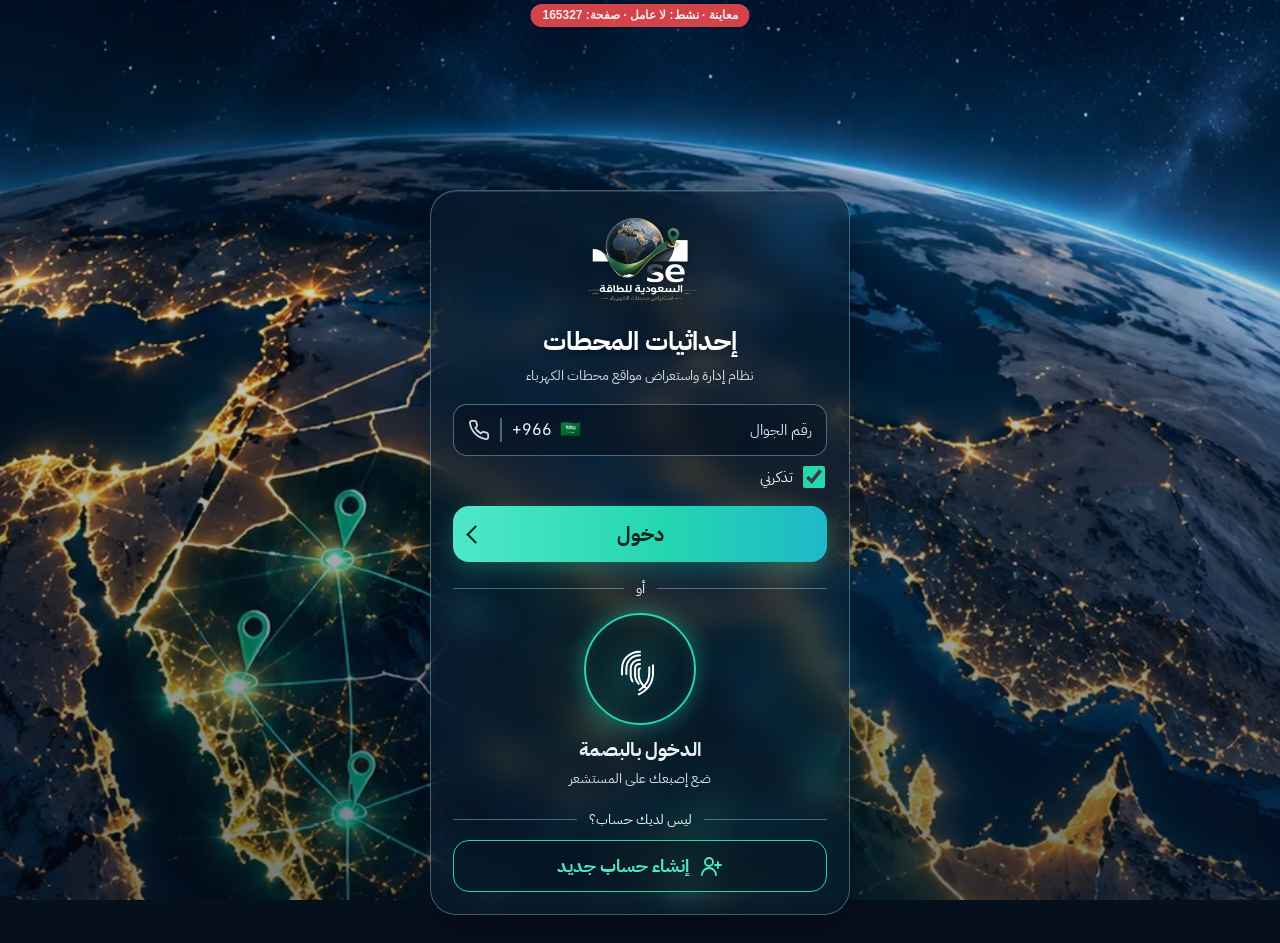
<file: admin.html>
<!doctype html>
<!-- admin.html — لوحة المدير في V2: تجمع المكوّنات فقط (لا منطق أعمال هنا)
     الرأس وشريط الاتصال (app-header + connection-status)، لوحة العمليات (admin-dashboard)، ونافذة التفاصيل (admin-detail).
     الدخول: بلا جلسة ← صفحة الدخول؛ جلسة بلا دور مدير ← الرئيسية (V1). الحماية الفعلية في الخادم: كل إجراء بتذكرة مدير بالبصمة.
     The V2 admin dashboard: assembles components only. The real protection is the server's admin-fingerprint ticket. -->
<html lang="ar" dir="rtl">
<head>
<meta charset="utf-8">
<meta name="viewport" content="width=device-width, initial-scale=1, viewport-fit=cover">
<title>لوحة المدير | محطات التوزيع</title>
<script src="config/الإعدادات.js"></script>
<script src="preview-guard.js"></script>
<script src="config/النسخة.js"></script>
<script src="services/fresh-start.js"></script>
<script src="services/theme.js"></script>
<!-- تطبيق قابل للتثبيت: الملف والأيقونة ولون الشريط، وتسجيل عامل الخدمة بعد التحميل — installable app: manifest, icon, bar colour, SW registered after load -->
<link rel="manifest" href="manifest.json">
<meta name="theme-color" content="#0D1826">
<link rel="apple-touch-icon" href="assets/icon-192.png">
<meta name="apple-mobile-web-app-title" content="D.S.Maps">
<script src="services/pwa.js"></script>
<link rel="stylesheet" href="styles/update-sheet.css">
<script src="components/update-sheet.js"></script>
<link rel="stylesheet" href="styles/install-sheet.css">
<script src="components/install-sheet.js"></script>
<link rel="stylesheet" href="styles/feature-tour.css">
<script src="config/جولة_تعريفية.js"></script>
<script src="components/feature-tour.js"></script>
<script>
  // قبل الرسم: الزائر للدخول، وغير المدير للرئيسية (V1) — before drawing: a guest to login, a non-admin to home (V1)
  (function () {
    try {
      const s = JSON.parse(localStorage.getItem(SEC2_CONFIG.STORAGE_KEYS.SESSION) || 'null');
      if (!s || !s.identityToken) location.replace('auth.html');
      else if (s.role !== 'admin' && s.adminSetup !== true) location.replace('index.html'); // (8 نوفمبر) ومدير يكمل حماية جهازه / or an admin completing protection
    } catch (e) { location.replace('auth.html'); }
  })();
</script>
<link href="https://fonts.googleapis.com/css2?family=IBM+Plex+Sans+Arabic:wght@400;500;700&family=JetBrains+Mono:wght@400;500&display=swap" rel="stylesheet">
<link rel="stylesheet" href="styles/base.css">
<link rel="stylesheet" href="styles/app-header.css">
<link rel="stylesheet" href="styles/bottom-nav.css">
<link rel="stylesheet" href="styles/connection-status.css">
<link rel="stylesheet" href="styles/contact-admin.css">
<link rel="stylesheet" href="styles/tables.css">
<link rel="stylesheet" href="styles/admin.css">
<link rel="stylesheet" href="styles/admin-guard.css">
</head>
<body class="admin-page">
<header id="appHeader"></header>
<main class="content">
  <!-- عنوان «لوحة العمليات» داخل بطاقتها في admin-dashboard (تصميم محمد، 15 أكتوبر) — the title lives in its board card -->
  <div class="page-sub" id="greetLine">مرحبًا...</div>
  <div id="dashboardSlot"></div>
</main>
<!-- الشريط السفلي (إعادة التصميم): للعضو المسجّل، وأزراره تفتح شاشات الرئيسية — the bottom bar for members -->
<nav id="bottomNav"></nav>
<script src="utils/dates.js"></script>
<script src="utils/html.js"></script>
<script src="utils/text-input.js"></script>
<script src="services/timing.js"></script>
<script src="services/connection.js"></script>
<script src="services/session.js"></script>
<script src="services/api-client.js"></script>
<script src="services/settings-lists.js"></script>
<script src="components/contact-admin.js"></script>
<script src="components/connection-status.js"></script>
<script src="components/app-header.js"></script>
<script src="components/bottom-nav.js"></script>
<script src="components/admin-guard.js"></script>
<script src="components/admin-dashboard.js"></script>
<script src="components/admin-detail.js"></script>
<script>
  (function () {
    if (!SecSession.canOpenAdmin()) return; // التحويل جارٍ / redirect in progress
    SecTiming.recordPageOpen();
    const STALE_MS = 3 * 60 * 1000; // إعادة التحميل عند الرجوع للتبويب بعد 3 دقائق (V1) / reload on return after 3 minutes (V1)
    const header = SecAppHeader.mount(document.getElementById('appHeader'), {
      page: 'admin', identity: true, onIdentity: function () { location.href = 'index.html#more'; }, title: 'لوحة المدير', subtitle: 'الشركة السعودية للطاقة — محطات التوزيع', contact: true, refreshTitle: 'تحديث لوحة العمليات الآن'
    });
    if (SecSession.isLoggedIn()) SecBottomNav.mountLinks(document.getElementById('bottomNav'), 'more'); // من «المزيد» / reached from «More»
    let lastLoadAt = 0, lastOkAt = null;
    const status = SecConnStatus.mount(header.status, { hasLocalData: function () { return false; }, lastUpdateAt: function () { return lastOkAt; } });
    SecContactAdmin.loadInfo();
    document.getElementById('greetLine').textContent = 'مرحبًا ' + (SecSession.getName() || 'المدير') + ' — ' + SecDates.dualDate(new Date());
    const dashboard = SecAdminDashboard.mount(document.getElementById('dashboardSlot'), { onOpenDetail: function (kind) { SecAdminDetail.open(kind); } });

    async function load(fresh) {
      lastLoadAt = Date.now();
      header.refreshButton.classList.add('spinning');
      try {
        // تجديد التذكرة أولًا حتى لا تُرسل تذكرة منتهية (V1) — renew the ticket first (V1)
        if (!(await SecSession.ensureFresh())) return;
        if ((await dashboard.load(fresh)) === 'ok') { lastOkAt = new Date(); status.refreshLastUpdate(); }
      } finally { header.refreshButton.classList.remove('spinning'); }
    }
    header.refreshButton.addEventListener('click', function () { load(true); });
    document.addEventListener('visibilitychange', function () { if (document.visibilityState === 'visible' && Date.now() - lastLoadAt > STALE_MS) load(false); });
    load(false);
  })();
</script>
</body>
</html>
</file>
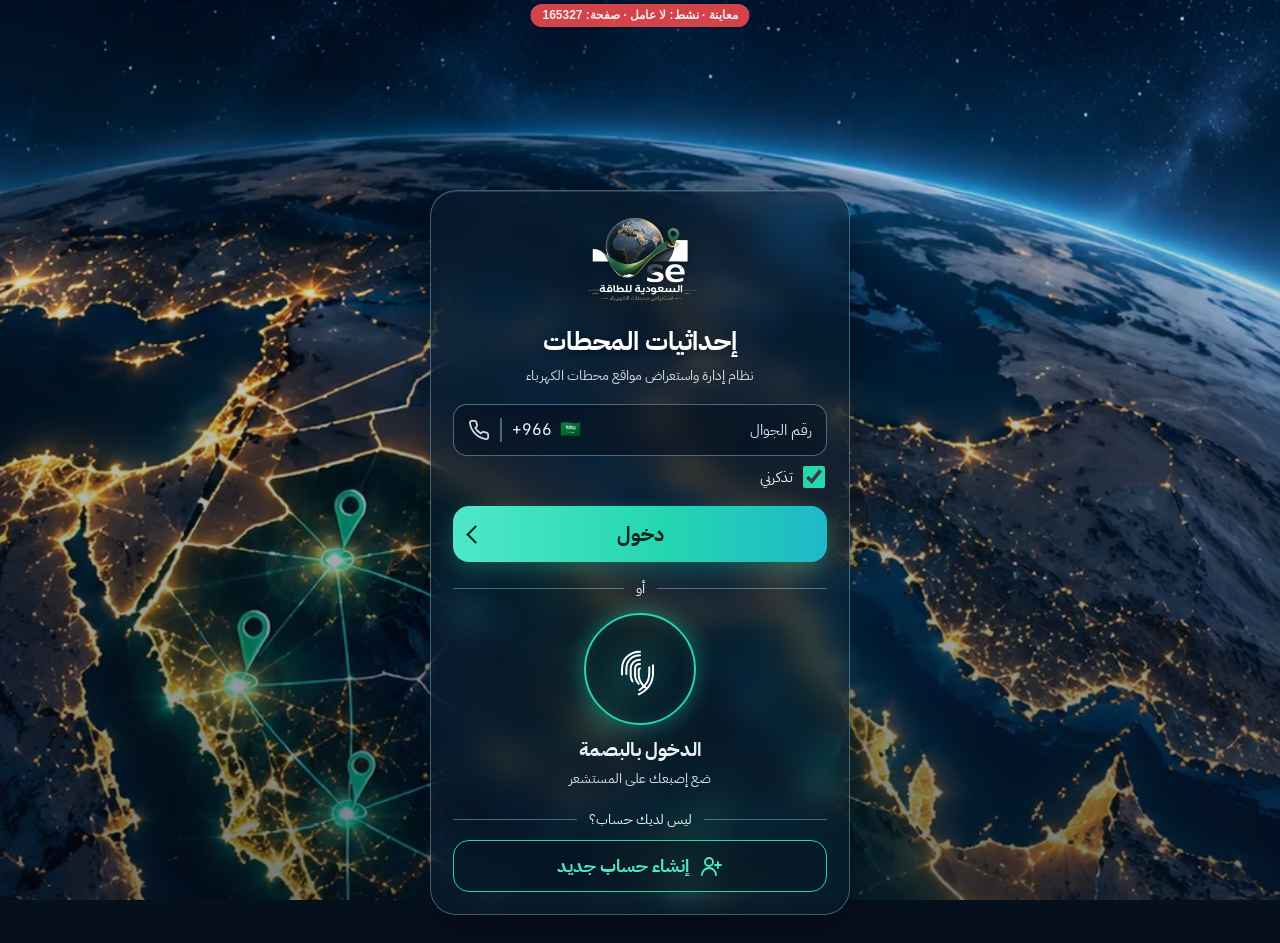
<file: auth.html>
<!doctype html>
<!-- auth.html — صفحة الدخول والتسجيل في V2: تجمع المكوّنات فقط (لا منطق هنا)
     الثيم يُطبَّق قبل الرسم (theme.js في الرأس)، والبطاقة من components/auth-form.js، والمراسلة من components/contact-admin.js.
     تصميم محمد (15 أكتوبر): شاشتا الدخول وإنشاء الحساب فوق صورة assets/auth-bg.webp (الأنماط في styles/auth.css).
     The V2 login/registration page: assembles components only (no logic here). -->
<html lang="ar" dir="rtl">
<head>
<meta charset="utf-8">
<meta name="viewport" content="width=device-width, initial-scale=1">
<title>تسجيل الدخول | محطات التوزيع</title>
<script src="config/الإعدادات.js"></script>
<script src="preview-guard.js"></script>
<script src="config/النسخة.js"></script>
<script src="services/fresh-start.js"></script>
<script src="services/theme.js"></script>
<!-- تطبيق قابل للتثبيت: الملف والأيقونة ولون الشريط، وتسجيل عامل الخدمة بعد التحميل — installable app: manifest, icon, bar colour, SW registered after load -->
<link rel="manifest" href="manifest.json">
<meta name="theme-color" content="#0D1826">
<link rel="apple-touch-icon" href="assets/icon-192.png">
<meta name="apple-mobile-web-app-title" content="D.S.Maps">
<script src="services/pwa.js"></script>
<script src="services/load-guard.js"></script>
<link rel="stylesheet" href="styles/update-sheet.css">
<script src="components/update-sheet.js"></script>
<link rel="stylesheet" href="styles/feature-tour.css">
<script src="config/جولة_تعريفية.js"></script>
<script src="components/feature-tour.js"></script>
<link href="https://fonts.googleapis.com/css2?family=IBM+Plex+Sans+Arabic:wght@400;500;700&family=JetBrains+Mono:wght@400;500&display=swap" rel="stylesheet">
<link rel="stylesheet" href="styles/base.css">
<link rel="stylesheet" href="styles/auth.css">
<link rel="stylesheet" href="styles/contact-admin.css">
</head>
<body class="auth-page">
<div id="authCard"></div>
<script src="utils/dates.js"></script>
<script src="utils/html.js"></script>
<script src="utils/text-input.js"></script>
<script src="services/timing.js"></script>
<script src="services/connection.js"></script>
<script src="services/session.js"></script>
<script src="services/api-client.js"></script>
<script src="services/settings-lists.js"></script>
<script src="services/webauthn-client.js"></script>
<script src="components/contact-admin.js"></script>
<script src="components/phone-input.js"></script>
<script src="components/auth-form.js"></script>
<script>
  // القياس اختياري: timing.js قديم من نسخة سابقة لا يمنع ظهور نموذج الدخول (سجل 2 نوفمبر)
  // Measuring is optional: an old timing.js from an earlier version never blocks the login form
  if (window.SecTiming && SecTiming.recordPageOpen) SecTiming.recordPageOpen();
  window.authForm = SecAuthForm.mount(document.getElementById('authCard'));
  SecContactAdmin.openFromQuery();
  SecContactAdmin.loadInfo();
</script>
</body>
</html>
</file>
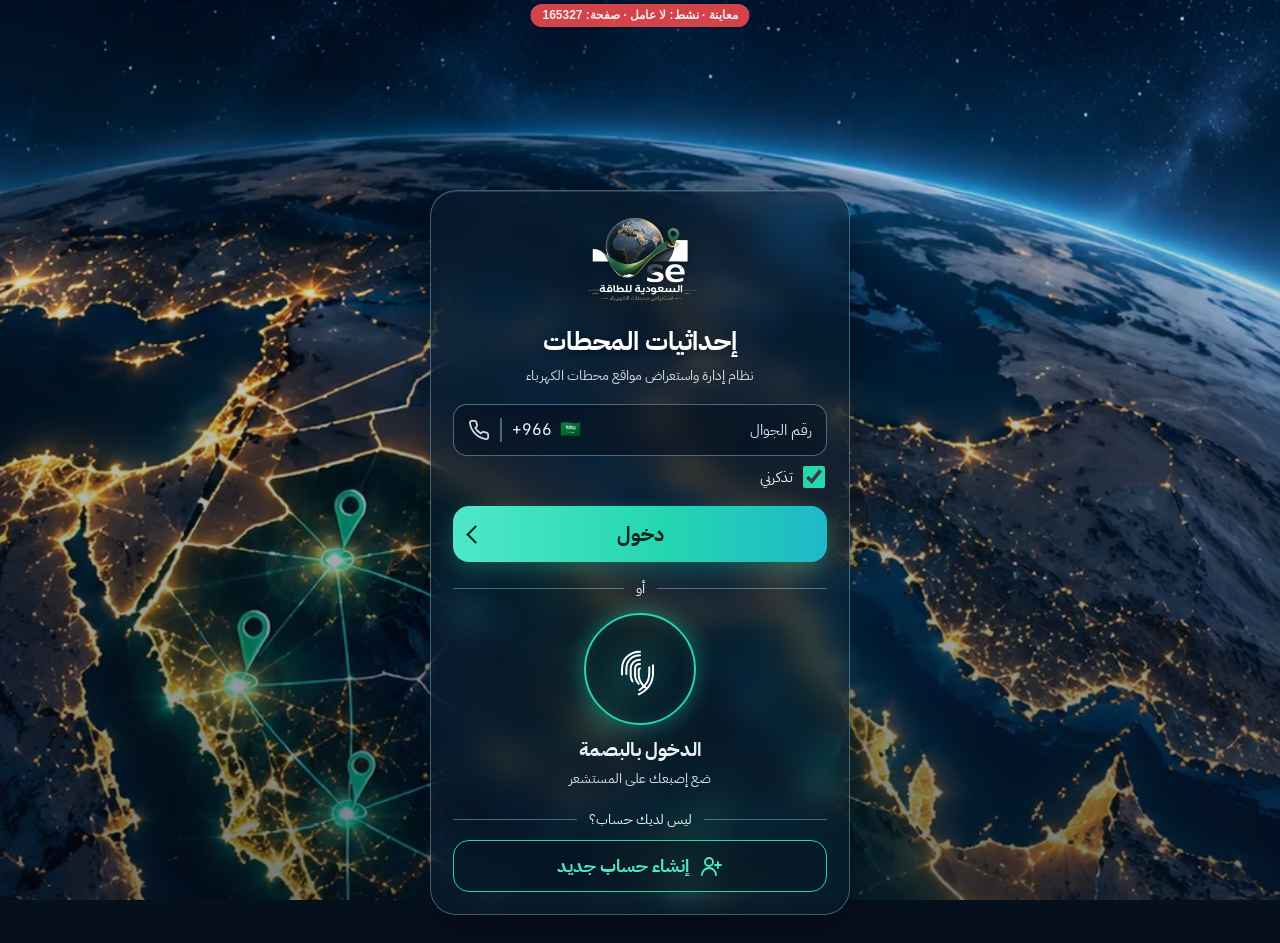
<file: member.html>
<!doctype html>
<!-- member.html — «حسابي» في V2: تجمع المكوّنات فقط (لا منطق أعمال هنا)
     الرأس وشريط الاتصال (app-header + connection-status)، بطاقة العضو والمساهمات والنموذج (member-profile)، آخر نسخة وسجل
     الجهاز (device-copies)، وبطاقة خريطة جدة التي تفتح نفس نافذة الإدارة (offline-map-ui) — كما في V1 وبترتيبه.
     «My account» in V2: assembles components only (no business logic here), in V1's order. -->
<html lang="ar" dir="rtl">
<head>
<meta charset="utf-8">
<meta name="viewport" content="width=device-width, initial-scale=1, viewport-fit=cover">
<title>حسابي | محطات التوزيع</title>
<script src="config/الإعدادات.js"></script>
<script src="preview-guard.js"></script>
<script src="config/النسخة.js"></script>
<script src="services/fresh-start.js"></script>
<script src="services/theme.js"></script>
<!-- تطبيق قابل للتثبيت: الملف والأيقونة ولون الشريط، وتسجيل عامل الخدمة بعد التحميل — installable app: manifest, icon, bar colour, SW registered after load -->
<link rel="manifest" href="manifest.json">
<meta name="theme-color" content="#0D1826">
<link rel="apple-touch-icon" href="assets/icon-192.png">
<meta name="apple-mobile-web-app-title" content="D.S.Maps">
<script src="services/pwa.js"></script>
<link rel="stylesheet" href="styles/update-sheet.css">
<script src="components/update-sheet.js"></script>
<link rel="stylesheet" href="styles/install-sheet.css">
<script src="components/install-sheet.js"></script>
<link rel="stylesheet" href="styles/feature-tour.css">
<script src="config/جولة_تعريفية.js"></script>
<script src="components/feature-tour.js"></script>
<link href="https://fonts.googleapis.com/css2?family=IBM+Plex+Sans+Arabic:wght@400;500;700&family=JetBrains+Mono:wght@400;500&display=swap" rel="stylesheet">
<link rel="stylesheet" href="styles/base.css">
<link rel="stylesheet" href="styles/app-header.css">
<link rel="stylesheet" href="styles/bottom-nav.css">
<link rel="stylesheet" href="styles/connection-status.css">
<link rel="stylesheet" href="styles/contact-admin.css">
<link rel="stylesheet" href="styles/offline-map.css">
<link rel="stylesheet" href="styles/tables.css">
<link rel="stylesheet" href="styles/member.css">
</head>
<body class="member-page">
<header id="appHeader"></header>
<main class="wrap">
  <!-- تصميم محمد (15 أكتوبر): بطاقة الحساب وحدها، ومعلومات المزامنة في «سجل نسخ الذاكرة المؤقتة» — the account card alone, the sync info in the copies log -->
  <div class="card" id="profileCard">
    <div id="profileSlot"></div>
  </div>
  <!-- خريطة جدة بدون إنترنت: مدخل دائم يفتح نفس نافذة الإدارة التي في بطاقة المحطة -->
  <div class="card om-account" id="offlineMapCard" hidden>
    <div class="om-account-head"><div class="om-account-ic">🗺️</div><div><b>خريطة جدة بدون إنترنت</b><div class="om-account-st" data-om-status>—</div></div></div>
    <div class="om-account-sub">تظهر تلقائيًا عند انقطاع الإنترنت · حدود محافظة جدة الرسمية</div>
    <button type="button" class="om-account-btn" id="offlineMapManageBtn">إدارة الخريطة ←</button>
  </div>
  <div class="card copies-card" id="copiesLogCard"></div>
  <div id="contributionsSlot"></div>
  <div class="card" id="formSlot"></div>
</main>
<!-- الشريط السفلي (إعادة التصميم): للعضو المسجّل، وأزراره تفتح شاشات الرئيسية — the bottom bar for members -->
<nav id="bottomNav"></nav>
<script src="utils/dates.js"></script>
<script src="utils/html.js"></script>
<script src="utils/text-input.js"></script>
<script src="services/timing.js"></script>
<script src="services/connection.js"></script>
<script src="services/session.js"></script>
<script src="services/profile-cache.js"></script>
<script src="services/api-client.js"></script>
<script src="services/settings-lists.js"></script>
<script src="services/offline-map.js"></script>
<script src="components/contact-admin.js"></script>
<script src="components/connection-status.js"></script>
<script src="components/app-header.js"></script>
<script src="components/bottom-nav.js"></script>
<script src="components/offline-map-ui.js"></script>
<script src="components/device-copies.js"></script>
<script src="components/member-profile.js"></script>
<script>
  (function () {
    // الزائر يُحوَّل لصفحة الدخول (V1) — a guest goes to the login page (V1)
    if (!SecSession.isLoggedIn()) { location.replace('auth.html'); return; }
    SecTiming.recordPageOpen();
    const header = SecAppHeader.mount(document.getElementById('appHeader'), {
      page: 'member', identity: true, onIdentity: function () { location.href = 'index.html#more'; }, title: 'حسابي', subtitle: 'الشركة السعودية للطاقة — محطات التوزيع', contact: true, refreshTitle: 'تحديث بيانات الحساب'
    });
    if (SecSession.isLoggedIn()) SecBottomNav.mountLinks(document.getElementById('bottomNav'), 'more'); // من «المزيد» / reached from «More»
    const copies = SecDeviceCopies.mount({ log: document.getElementById('copiesLogCard') });
    SecConnStatus.mount(header.status, {
      hasLocalData: function () { try { return !!JSON.parse(localStorage.getItem(SEC2_CONFIG.STORAGE_KEYS.STATIONS_META) || 'null'); } catch (e) { return false; } },
      lastUpdateAt: function () { return null; }
    });
    SecContactAdmin.loadInfo();
    const profile = SecMemberProfile.mount({
      profile: document.getElementById('profileSlot'), contributions: document.getElementById('contributionsSlot'), form: document.getElementById('formSlot')
    }, { onNameChange: function () { header.render(); } });
    profile.showSaved(); // (الإصدار 3) «حسابي» من الجهاز فورًا، ثم الخادم بعد تجديد التذكرة / the device copy at once, then the server

    // خريطة جدة: نفس المحرك ونفس النافذة (V1) — the Jeddah map: the same engine and sheet (V1)
    const omCard = document.getElementById('offlineMapCard');
    if (window.SecOfflineMap && window.SecOfflineMapUI && window.indexedDB) {
      omCard.hidden = false;
      SecOfflineMapUI.init({ isUsingOffline: function () { return false; }, onReadyChange: function () {}, hint: function () {} });
      document.getElementById('offlineMapManageBtn').addEventListener('click', function () { SecOfflineMapUI.open(); });
    }

    // زر التحديث في شريط الحالة يعيد تحميل بيانات الحساب — the status bar refresh reloads the account data
    async function reload() {
      header.refreshButton.classList.add('spinning');
      try { await profile.load(); copies.render(); } finally { header.refreshButton.classList.remove('spinning'); }
    }
    header.refreshButton.addEventListener('click', reload);
    // تجديد التذكرة قبل أول طلب — renew the ticket before the first request
    SecSession.ensureFresh().then(function (ok) { if (ok) reload(); });
  })();
</script>
</body>
</html>
</file>
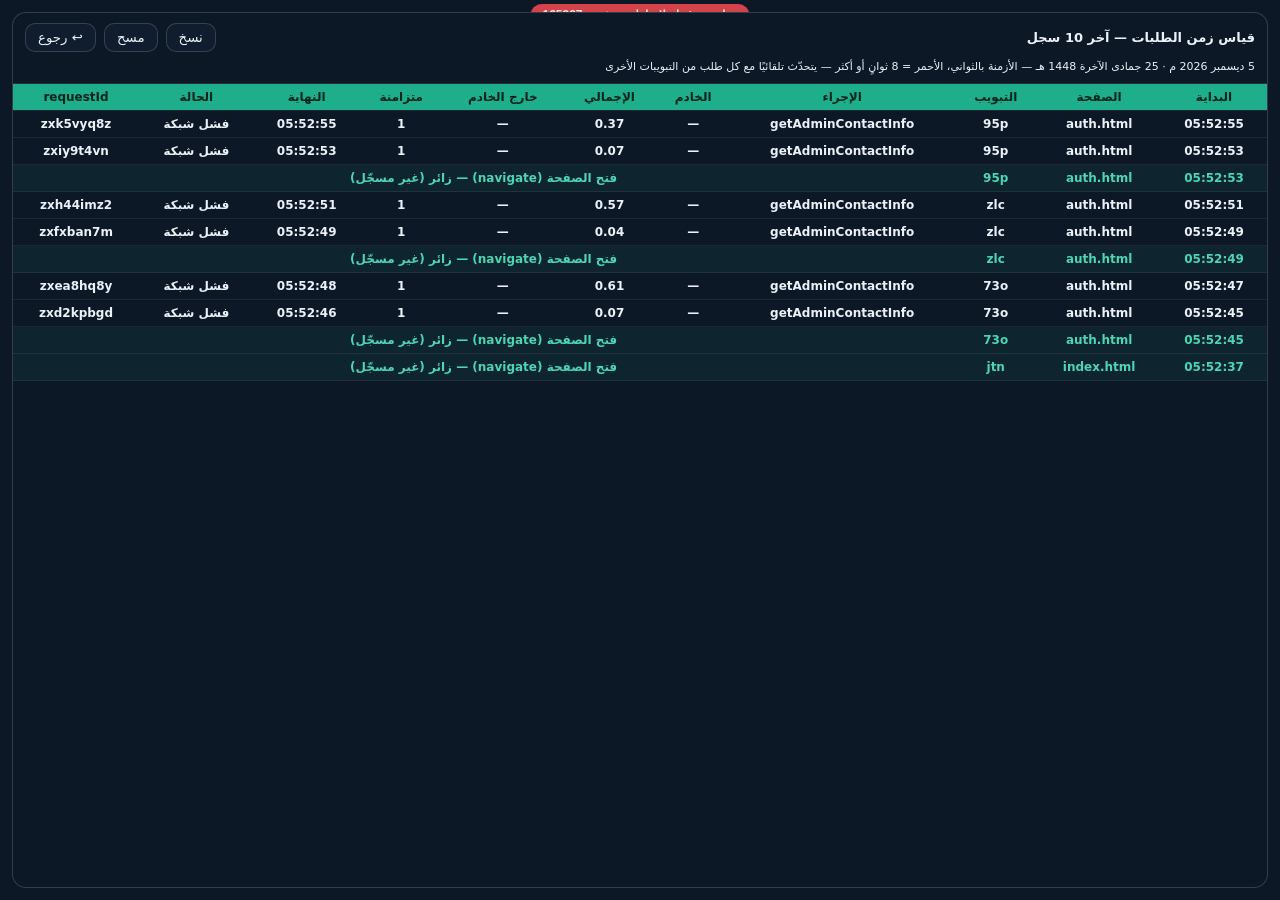
<file: perf.html>
<!doctype html>
<!-- perf.html — صفحة عرض قياسات زمن الطلبات فقط (تشخيص). لا تشغّل الموقع ولا ترسل أي طلب للخادم، ولا تُسجَّل كـ«فتح صفحة»،
     فلا تضيف طلبات مكررة تفسد القياس. تعرض سجل هذا الجهاز (sec2-perf-log) الذي تكتبه services/timing.js في صفحات الموقع.
     Viewer-only page for request timings (diagnostics). Runs none of the site, sends no server request and isn't logged as
     a "page open", so it adds no duplicate requests that skew measurements. Shows this device's log written by timing.js. -->
<html lang="ar" dir="rtl">
<head>
<meta charset="utf-8">
<meta name="viewport" content="width=device-width, initial-scale=1">
<meta name="robots" content="noindex">
<title>قياس زمن الطلبات</title>
<link rel="stylesheet" href="styles/perf-viewer.css">
<style>
  :root { --bg: #0D1826; }
  body { margin: 0; min-height: 100vh; background: var(--bg); font-family: system-ui, -apple-system, "Segoe UI", Tahoma, sans-serif; }
</style>
</head>
<body>
<div id="perfViewer"></div>
<script src="config/الإعدادات.js"></script>
<script src="preview-guard.js"></script>
<script src="config/النسخة.js"></script>
<script src="utils/dates.js"></script>
<script src="services/timing.js"></script>
<script src="components/perf-viewer.js"></script>
<script>
  /* رجوع للصفحة السابقة، أو للوحة المدير إن فُتحت مباشرة (V1) — Back to the previous page, or the admin panel if opened directly (V1) */
  SecPerfViewer.mount(document.getElementById('perfViewer'), {
    closeLabel: '↩ رجوع',
    onClose: function () { if (history.length > 1) history.back(); else location.href = 'admin.html'; }
  });
</script>
</body>
</html>
</file>
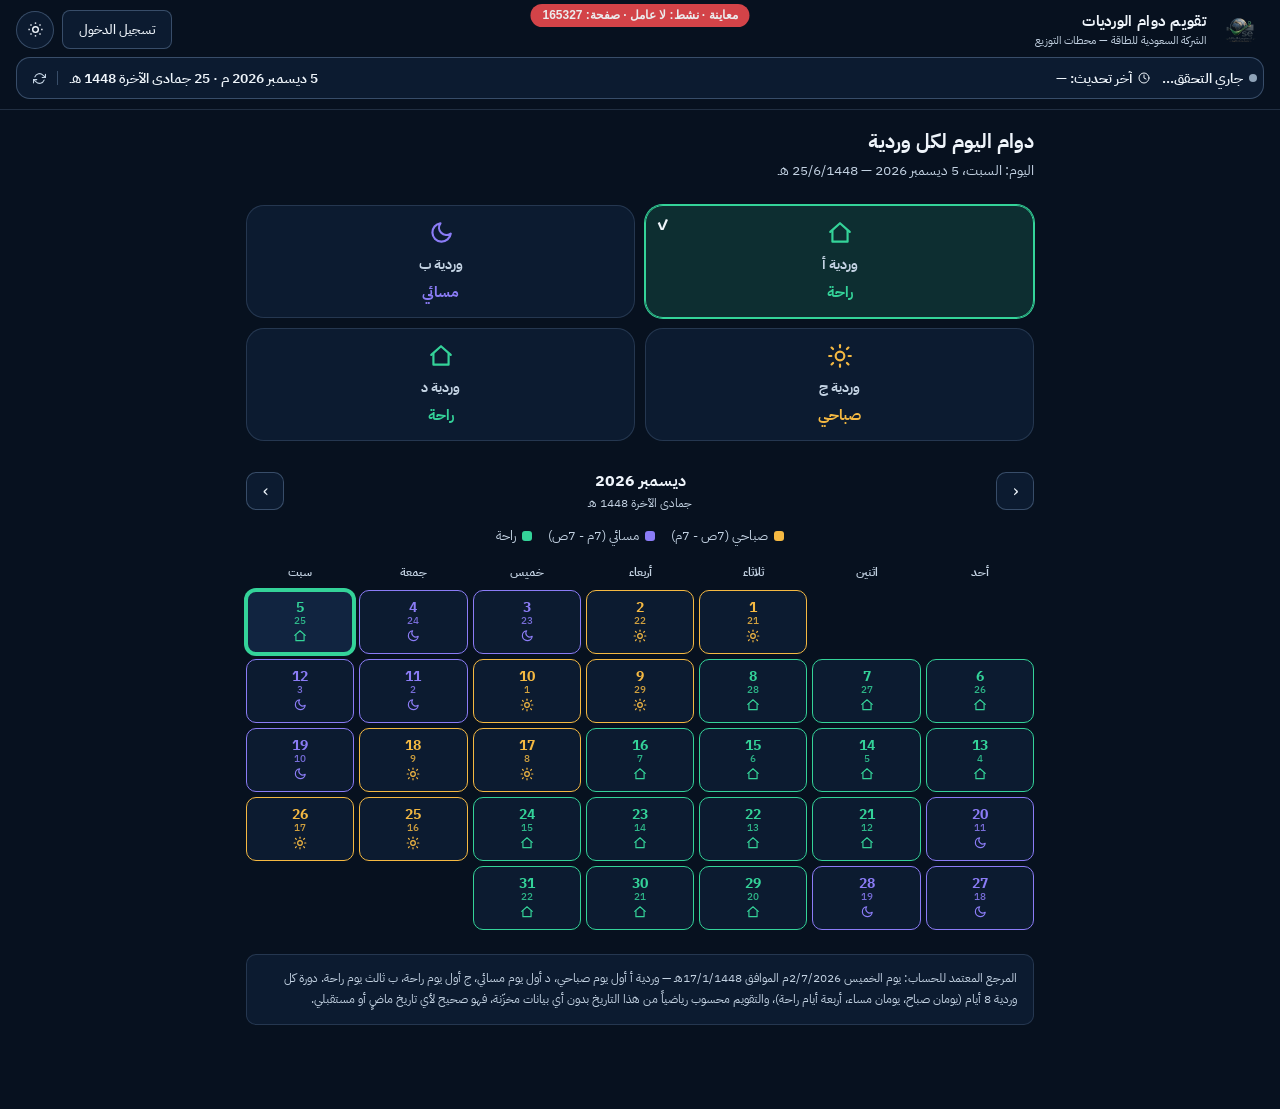
<file: shifts.html>
<!doctype html>
<!-- shifts.html — تقويم دوام الورديات في V2: تجمع المكوّنات فقط (لا منطق أعمال هنا)
     الرأس وشريط الاتصال (app-header + connection-status)، والتقويم (shifts-calendar فوق shift-rotation). تعمل للزائر أيضًا؛
     للعضو تُختار ورديته تلقائيًا من الخادم (getMemberProfileLite) بلا أي مساس بالجلسة إن فشل الطلب — كما في V1.
     The shifts calendar in V2: assembles components only. Works for guests; a member's own shift is chosen automatically. -->
<html lang="ar" dir="rtl">
<head>
<meta charset="utf-8">
<meta name="viewport" content="width=device-width, initial-scale=1, viewport-fit=cover">
<title>تقويم دوام الورديات | محطات التوزيع</title>
<script src="config/الإعدادات.js"></script>
<script src="preview-guard.js"></script>
<script src="config/النسخة.js"></script>
<script src="services/fresh-start.js"></script>
<script src="services/theme.js"></script>
<!-- تطبيق قابل للتثبيت: الملف والأيقونة ولون الشريط، وتسجيل عامل الخدمة بعد التحميل — installable app: manifest, icon, bar colour, SW registered after load -->
<link rel="manifest" href="manifest.json">
<meta name="theme-color" content="#0D1826">
<link rel="apple-touch-icon" href="assets/icon-192.png">
<meta name="apple-mobile-web-app-title" content="D.S.Maps">
<script src="services/pwa.js"></script>
<link rel="stylesheet" href="styles/update-sheet.css">
<script src="components/update-sheet.js"></script>
<link rel="stylesheet" href="styles/install-sheet.css">
<script src="components/install-sheet.js"></script>
<link rel="stylesheet" href="styles/feature-tour.css">
<script src="config/جولة_تعريفية.js"></script>
<script src="components/feature-tour.js"></script>
<link href="https://fonts.googleapis.com/css2?family=IBM+Plex+Sans+Arabic:wght@400;500;700&family=JetBrains+Mono:wght@400;500&display=swap" rel="stylesheet">
<link rel="stylesheet" href="styles/base.css">
<link rel="stylesheet" href="styles/app-header.css">
<link rel="stylesheet" href="styles/bottom-nav.css">
<link rel="stylesheet" href="styles/connection-status.css">
<link rel="stylesheet" href="styles/contact-admin.css">
<link rel="stylesheet" href="styles/shifts.css">
</head>
<body class="shifts-page">
<header id="appHeader"></header>
<main class="content" id="shiftsSlot"></main>
<!-- الشريط السفلي (إعادة التصميم): للعضو المسجّل، وأزراره تفتح شاشات الرئيسية — the bottom bar for members -->
<nav id="bottomNav"></nav>
<script src="utils/dates.js"></script>
<script src="utils/html.js"></script>
<script src="utils/text-input.js"></script>
<script src="services/timing.js"></script>
<script src="services/connection.js"></script>
<script src="services/session.js"></script>
<script src="services/api-client.js"></script>
<script src="services/settings-lists.js"></script>
<script src="services/shift-rotation.js"></script>
<script src="components/contact-admin.js"></script>
<script src="components/connection-status.js"></script>
<script src="components/app-header.js"></script>
<script src="components/bottom-nav.js"></script>
<script src="components/shifts-calendar.js"></script>
<script>
  (function () {
    SecTiming.recordPageOpen();
    const header = SecAppHeader.mount(document.getElementById('appHeader'), {
      page: 'shifts', identity: true, onIdentity: function () { location.href = 'index.html#more'; }, title: 'تقويم دوام الورديات', subtitle: 'الشركة السعودية للطاقة — محطات التوزيع', contact: true, refreshTitle: 'تحديث الوردية'
    });
    if (SecSession.isLoggedIn()) SecBottomNav.mountLinks(document.getElementById('bottomNav'), 'more'); // من «المزيد» / reached from «More»
    SecConnStatus.mount(header.status, { hasLocalData: function () { return false; }, lastUpdateAt: function () { return null; } });
    SecContactAdmin.loadInfo();
    const calendar = SecShiftsCalendar.mount(document.getElementById('shiftsSlot'));

    /* وردية العضو من الخادم مباشرة (لا تُخزَّن) — فشلها لا يمس الجلسة ولا يمنع الصفحة (V1)
     * The member's shift straight from the server (not stored) — a failure never touches the session or blocks the page (V1) */
    async function pickOwnShift() {
      if (!SecSession.isLoggedIn()) return;
      try {
        const ok = await SecSession.ensureFresh({ redirectOnExpired: false });
        if (!ok) return;
        const res = await SecApi.call('getMemberProfileLite', {}, { token: true });
        if (res && res.success && SecShiftRotation.isGroup(res.shift)) calendar.select(res.shift);
      } catch (e) { /* الصفحة تعمل بوضعها الافتراضي / the page keeps its default */ }
    }
    if (header.refreshButton) header.refreshButton.addEventListener('click', async function () {
      header.refreshButton.classList.add('spinning');
      try { await pickOwnShift(); } finally { header.refreshButton.classList.remove('spinning'); }
    });
    pickOwnShift();
    // بعد منتصف الليل يتغير «اليوم» — «today» changes after midnight
    document.addEventListener('visibilitychange', function () { if (document.visibilityState === 'visible') calendar.render(); });
  })();
</script>
</body>
</html>
</file>
<file: styles/update-sheet.css>
/* ============================================================
 * styles/update-sheet.css — بطاقة التحديث الإجبارية: تصميم «4» المعتمد بتحسينات محمد (8 نوفمبر 2026)
 * The mandatory update card: approved design «4» with Mohammed's refinements (8 Nov 2026)
 * ============================================================ */
/* ألوان التنبيه الكهرماني (تستخدمها أيضًا بطاقة الترحيب في الجولة) — the amber alert colours (also used by the tour's welcome card) */
:root{ --upd-amber:#F0B429; --upd-amber-deep:#C98A06; --upd-on-amber:#231700; --upd-bg:#14202F; }
[data-theme="light"]{ --upd-amber:#E09A00; --upd-amber-deep:#B57A00; --upd-on-amber:#1E1400; --upd-bg:#FFFFFF; }

.upd-screen{
  --upd-teal:#4DD6B5; --upd-line:rgba(77,214,181,.38); --upd-card:rgba(10,32,40,.62);
  position:fixed;inset:0;z-index:4500;box-sizing:border-box;overflow-y:auto;overflow-x:hidden;
  display:flex;flex-direction:column;align-items:center;text-align:center;color:#EEF4FA;
  padding:calc(env(safe-area-inset-top, 0px) + 40px) 18px calc(env(safe-area-inset-bottom, 0px) + 28px);
  background:radial-gradient(circle at 50% 22%, rgba(31,174,140,.42), rgba(6,22,30,.94) 58%), #061620;
  -webkit-backdrop-filter:blur(8px);backdrop-filter:blur(8px);
  opacity:0;transition:opacity .25s ease;
}
/* موجة تركوازية وذهبية خفيفة أسفل الشاشة — a light teal and gold wave at the bottom */
.upd-screen::after{content:'';position:fixed;left:0;right:0;bottom:0;height:120px;pointer-events:none;
  background:radial-gradient(120% 100% at 50% 100%, rgba(77,214,181,.16), transparent 70%);
  border-top:2px solid rgba(240,180,41,.4);border-radius:60% 60% 0 0 / 100% 100% 0 0;opacity:.75;}
.upd-screen.show{opacity:1;}
.upd-body{position:relative;z-index:1;width:100%;max-width:440px;margin:0 auto;flex:1;display:flex;flex-direction:column;align-items:center;}

/* الشعار بإطار متوهج — the logo in a glowing ring */
.upd-hero-ring{padding:4px;border-radius:26px;background:linear-gradient(145deg, rgba(77,214,181,.55), rgba(31,174,140,.15));
  box-shadow:0 0 0 2px rgba(77,214,181,.45),0 0 36px rgba(77,214,181,.45),0 16px 40px rgba(0,0,0,.5);}
.upd-hero{display:block;width:92px;height:92px;border-radius:22px;}
.upd-title{margin:12px 0 8px;font-size:26px;font-weight:800;text-shadow:0 4px 18px rgba(0,0,0,.45);}
.upd-glow-line{width:62%;height:2px;margin:0 auto 18px;background:linear-gradient(90deg, transparent, var(--upd-teal), transparent);box-shadow:0 0 12px var(--upd-teal);}

/* بطاقة مقارنة النسختين — the version comparison card */
.upd-vers{width:100%;box-sizing:border-box;padding:14px 14px 12px;border-radius:20px;background:var(--upd-card);border:1px solid var(--upd-line);margin-bottom:16px;}
.upd-vers-head,.upd-vers-row{display:flex;align-items:center;justify-content:space-between;gap:10px;}
.upd-vh{display:inline-flex;align-items:center;gap:6px;font-size:14.5px;font-weight:700;color:#C3D2E2;}
.upd-vh.is-new{color:var(--upd-teal);}
.upd-vers-row{margin:18px 0 4px;align-items:flex-start;}
/* خط الموقع بأرقام متساوية العرض (خط آيفون الأحادي أعرض فكان يخرج عن الإطار) — the site font with equal-width digits */
.upd-pill-box{position:relative;flex:1 1 0;min-width:0;display:flex;}
.upd-pill{flex:1 1 0;min-width:0;box-sizing:border-box;padding:10px 4px;border-radius:14px;font-family:inherit;font-variant-numeric:tabular-nums;
  font-size:clamp(12px, 3.6vw, 15px);overflow:hidden;text-overflow:clip;font-weight:700;color:#EEF4FA;
  background:rgba(255,255,255,.05);border:1px solid rgba(150,185,225,.4);white-space:nowrap;}
.upd-pill.is-new{border:1.5px solid var(--upd-teal);background:rgba(77,214,181,.14);box-shadow:0 0 14px rgba(77,214,181,.2);}
.upd-tag{position:absolute;top:-9px;left:50%;transform:translateX(-50%);padding:1px 9px;border-radius:999px;font-style:normal;font-size:11px;font-weight:800;
  line-height:16px;white-space:nowrap;color:#06231C;background:var(--upd-teal);box-shadow:0 0 10px rgba(77,214,181,.45);}
.upd-arrow{flex:none;font-size:18px;color:var(--upd-teal);align-self:flex-start;margin-top:10px;}
/* (8 نوفمبر) عمود كل نسخة: «الإصدار N» ثم تاريخه ووقته مرة واحدة، ثم الهجري — each version: «release N», its date and time once, the Hijri date */
.upd-ver-col{flex:1 1 0;min-width:0;display:flex;flex-direction:column;align-items:stretch;gap:5px;text-align:center;}
.upd-ver-col .upd-pill-box{flex:none;}
.upd-ver-col .upd-pill{flex:none;width:100%;}
.upd-when{font-size:12.5px;font-weight:700;color:#C3D2E2;line-height:1.5;}
.upd-when-h{font-size:11.5px;font-weight:600;color:#9FB2C6;line-height:1.4;}
.upd-vh{white-space:nowrap;}
/* الشاشات الضيقة (آيفون SE): عناوين وتواريخ أصغر — narrow screens: smaller labels and dates */
@media (max-width:359px){
  .upd-screen{padding-left:14px;padding-right:14px;}
  .upd-vers{padding-left:10px;padding-right:10px;}
  .upd-vh{font-size:12.5px;gap:4px;}
  .upd-vh svg{width:16px;height:16px;}
  .upd-when{font-size:10.5px;white-space:nowrap;letter-spacing:-.2px;}
  .upd-when-h{font-size:10.5px;}
}

/* ما الجديد في هذا الإصدار؟ — what's new in this release */
.upd-new{width:100%;box-sizing:border-box;margin-bottom:14px;border-radius:20px;background:var(--upd-card);border:1px solid var(--upd-line);overflow:hidden;text-align:right;}
.upd-new-tab{display:flex;align-items:center;gap:8px;padding:11px 14px;font-size:16px;font-weight:800;border-bottom:1px solid rgba(77,214,181,.25);
  background:rgba(77,214,181,.08);color:#EEF4FA;}
.upd-new-tab svg{color:var(--upd-amber);}
.upd-notes{list-style:none;margin:0;padding:12px 14px;display:grid;gap:10px;}
.upd-notes li{display:flex;gap:10px;align-items:flex-start;font-size:15.5px;font-weight:600;line-height:1.65;}
.upd-notes i{flex:none;width:26px;height:26px;margin-top:1px;border-radius:50%;display:grid;place-items:center;background:rgba(77,214,181,.16);
  border:1px solid rgba(77,214,181,.5);color:var(--upd-teal);}
.upd-notes i svg{width:15px;height:15px;}

/* تحديث يتطلب خروجًا — an update that needs a logout */
.upd-logout{width:100%;box-sizing:border-box;margin:0 0 14px;padding:11px 13px;border-radius:14px;font-size:14px;font-weight:700;line-height:1.6;color:#fff;background:#C2372F;}

.upd-now{position:relative;z-index:1;width:100%;max-width:440px;flex:none;display:flex;align-items:center;justify-content:center;gap:10px;
  border:0;border-radius:999px;padding:17px;cursor:pointer;font-family:inherit;font-size:20px;font-weight:800;
  background:linear-gradient(135deg, #F7C948, var(--upd-amber) 45%, var(--upd-amber-deep));color:var(--upd-on-amber);
  box-shadow:0 10px 28px rgba(240,180,41,.45),0 0 0 1px rgba(255,220,120,.4) inset;}
.upd-now svg{width:24px;height:24px;}
.upd-now:disabled{cursor:default;}
/* مراحل التحديث: دوّارة مكان أيقونة التنزيل أثناء التجهيز والتفعيل — update phases: a spinner replaces the icon */
.upd-now[data-phase="preparing"] svg,.upd-now[data-phase="activating"] svg,.upd-now[data-phase="opening"] svg{display:none;}
.upd-now[data-phase="preparing"]::before,.upd-now[data-phase="activating"]::before,.upd-now[data-phase="opening"]::before{
  content:'';width:20px;height:20px;border-radius:50%;border:3px solid rgba(35,23,0,.25);border-top-color:var(--upd-on-amber);animation:upd-spin .8s linear infinite;}
.upd-now[data-phase="preparing"],.upd-now[data-phase="activating"],.upd-now[data-phase="opening"]{font-size:17px;}
.upd-now[data-phase="retry"]{font-size:17px;background:#C2372F;color:#fff;box-shadow:0 10px 28px rgba(194,55,47,.4);}
@keyframes upd-spin{to{transform:rotate(360deg);}}
@media (prefers-reduced-motion:reduce){ .upd-screen{transition:none;} }
</file>
<file: styles/install-sheet.css>
/* ============================================================
 * styles/install-sheet.css — لوحة «حفظ الموقع كتطبيق» السفلية: الدمج «ج + د» المعتمد بلون الموقع الأخضر
 * The bottom «save the site as an app» sheet: the approved «C + D» blend in the site's green
 * ============================================================ */
.ins-sheet{
  position:fixed;left:0;right:0;bottom:0;z-index:1600;
  max-width:560px;margin:0 auto;box-sizing:border-box;
  padding:12px 20px calc(18px + env(safe-area-inset-bottom, 0px));
  background:var(--bg-elev);color:var(--text-primary);text-align:center;
  border-radius:22px 22px 0 0;border:1px solid var(--border-strong);border-bottom:0;border-top:3px solid var(--teal);
  box-shadow:0 -10px 30px rgba(0,0,0,.35), 0 -2px 18px rgba(31,174,140,.16);
  transform:translateY(105%);transition:transform .32s cubic-bezier(.2,.8,.2,1);
}
.ins-sheet.show{transform:translateY(0);}
.ins-grab{width:40px;height:4px;border-radius:9px;background:var(--border-strong);margin:0 auto 12px;}
.ins-x{position:absolute;top:10px;left:12px;width:32px;height:32px;border-radius:50%;border:1px solid var(--border-strong);background:transparent;color:var(--text-secondary);font-size:14px;cursor:pointer;font-family:inherit;}
.ins-ic{width:58px;height:58px;margin:0 auto 10px;border-radius:16px;overflow:hidden;box-shadow:0 6px 18px rgba(0,0,0,.3);}
.ins-ic img{width:100%;height:100%;display:block;}
.ins-title{display:block;font-size:16px;font-weight:800;color:var(--teal-light);}
[data-theme="light"] .ins-title{color:var(--teal);}
.ins-text{margin:6px auto 14px;max-width:360px;font-size:13px;line-height:1.7;color:var(--text-secondary);}
.ins-steps{display:grid;gap:8px;margin:12px 0;}
.ins-step{display:flex;align-items:center;gap:10px;text-align:right;padding:10px 12px;border-radius:12px;background:rgba(255,255,255,.04);border:1px solid var(--border);font-size:13px;line-height:1.7;}
[data-theme="light"] .ins-step{background:rgba(16,32,53,.03);}
.ins-n{width:24px;height:24px;border-radius:50%;display:grid;place-items:center;flex-shrink:0;background:rgba(31,174,140,.18);color:var(--teal-light);font-weight:800;font-size:12px;}
.ins-k{display:inline-flex;align-items:center;gap:4px;padding:2px 8px;border-radius:8px;vertical-align:middle;background:rgba(77,214,181,.14);color:var(--teal-light);font-weight:700;}
[data-theme="light"] .ins-k, [data-theme="light"] .ins-n{color:var(--teal);}
.ins-arrow{display:flex;flex-direction:column;align-items:center;gap:2px;margin:2px 0 10px;color:var(--teal-light);font-size:12px;font-weight:800;animation:insBounce 1.2s ease-in-out infinite;}
.ins-note{margin:0 0 12px;font-size:12px;color:var(--text-secondary);}
.ins-go{width:100%;border:0;border-radius:14px;padding:13px;cursor:pointer;font-family:inherit;font-size:15px;font-weight:800;
  background:linear-gradient(135deg, var(--teal), var(--teal-light));color:#052018;box-shadow:0 6px 18px rgba(31,174,140,.3);}
.ins-go:disabled{opacity:.7;cursor:default;}
.ins-done{margin:4px 0 2px;padding:12px;border-radius:14px;background:rgba(31,174,140,.14);color:var(--teal-light);font-weight:800;font-size:14px;}
.ins-later{margin-top:8px;background:none;border:0;color:var(--text-secondary);font-family:inherit;font-size:13px;cursor:pointer;padding:6px 14px;}
@keyframes insBounce{0%,100%{transform:translateY(0);}50%{transform:translateY(5px);}}
@media (prefers-reduced-motion:reduce){ .ins-sheet{transition:none;} .ins-arrow{animation:none;} }
</file>
<file: styles/feature-tour.css>
/* ============================================================
 * styles/feature-tour.css — بطاقة «نسخة جديدة محسّنة» والجولة التعريفية (تصميم محمد — 16 أكتوبر)
 * طبقة بملء الشاشة تجمّد الصفحة؛ البطاقة لوحة سفلية (النموذج «أ»)، والشرائح لقطة حقيقية بضوء على العنصر وبطاقة شرح.
 * مظهر داكن واحد مقصود للثيمين (اللقطات داكنة). — One deliberate dark look for both themes (the shots are dark).
 * ============================================================ */
html.tour-open,html.tour-open body{overflow:hidden !important;}
.tour-overlay{position:fixed;inset:0;z-index:5000;font-family:'IBM Plex Sans Arabic',sans-serif;color:#EAF1F7;direction:rtl;}
.tour-card-mode{background:rgba(3,8,14,.72);}
.tour-slides-mode{background:#03080E;display:flex;align-items:center;justify-content:center;}

/* ===== البطاقة: نفس لوحة «نسخة جديدة متاحة» الكهرمانية (styles/update-sheet.css) — the card reuses the amber update sheet ===== */
.tour-card{animation:tourUp .3s ease-out;}
@keyframes tourUp{from{transform:translateY(40px);opacity:0}to{transform:none;opacity:1}}

/* ===== الشرائح — the slides ===== */
.tour-stage{position:relative;overflow:hidden;border-radius:0;}
.tour-stage.loading .tour-shot{visibility:hidden;}
.tour-shot{position:absolute;inset:0;width:100%;height:100%;object-fit:cover;object-position:top;display:block;}
/* الثقب: ظل ضخم يعتّم كل ما حوله، وإطار أخضر حول العنصر — the hole: a huge shadow dims everything around, a green frame */
.tour-hole{position:absolute;border-radius:14px;box-shadow:0 0 0 9999px rgba(3,8,14,.8);outline:2.5px solid #4FE8C8;outline-offset:4px;transition:all .3s ease;pointer-events:none;}
.tour-tip{position:absolute;left:16px;right:16px;box-sizing:border-box;
  background:#0F1D2E;border:1.5px solid rgba(79,232,200,.5);border-radius:20px;padding:16px 18px;
  display:flex;flex-direction:column;gap:8px;box-shadow:0 14px 34px rgba(0,0,0,.5);}
.tour-tip::before{content:'';position:absolute;left:var(--arrow-x, 50%);width:16px;height:16px;margin-left:-8px;background:#0F1D2E;
  border-left:1.5px solid rgba(79,232,200,.5);border-top:1.5px solid rgba(79,232,200,.5);}
.tour-tip.below::before{top:-9px;transform:rotate(45deg);}
.tour-tip.above::before{bottom:-9px;transform:rotate(225deg);}
.tour-tip h2{margin:0;font-size:19px;font-weight:700;line-height:1.4;}
.tour-body{display:flex;flex-direction:column;gap:8px;max-height:34vh;overflow-y:auto;scrollbar-width:thin;}
.tour-tip p{margin:0;font-size:15px;line-height:1.75;color:#DCE6EF;}
.tour-row{display:flex;align-items:center;justify-content:space-between;gap:10px;margin-top:6px;flex-wrap:wrap;}
.tour-dots{display:flex;gap:6px;}
.tour-dots i{width:7px;height:7px;border-radius:50%;background:rgba(255,255,255,.28);}
.tour-dots i.on{background:#4FE8C8;width:20px;border-radius:5px;}
.tour-nav{display:flex;gap:8px;margin-right:auto;}
.tour-count{position:fixed;top:calc(env(safe-area-inset-top, 0px) + 18px);right:18px;z-index:2;font-size:14px;color:#DCE6EF;background:rgba(0,0,0,.45);border-radius:12px;padding:4px 10px;}
.tour-skip{position:fixed;top:calc(env(safe-area-inset-top, 0px) + 14px);left:16px;z-index:2;background:rgba(255,255,255,.14);color:#fff;border:none;border-radius:14px;padding:7px 16px;font-family:inherit;font-size:15px;cursor:pointer;}

/* ===== الأزرار — buttons ===== */
.tour-btn{border:none;border-radius:14px;font-family:inherit;font-weight:700;font-size:16px;padding:11px 20px;cursor:pointer;}
.tour-btn.primary{background:linear-gradient(90deg,#4FE8C8,#25D7B0,#1FB8C9);color:#04261D;}
.tour-btn.ghost{background:rgba(255,255,255,.1);color:#EAF1F7;}
.tour-btn:focus-visible,.tour-skip:focus-visible{outline:2px solid #4FE8C8;outline-offset:2px;}

/* ===== بطاقة الترحيب «نسخة جديدة متاحة»: تصميم اللوحة الكهرمانية السابق محفوظ هنا لها وحدها (9 نوفمبر) =====
 * The «new version available» welcome card: the previous amber sheet design, kept here for it alone —
 * update-sheet.css صار بطاقة التحديث الإجبارية بملء الشاشة، فلا تعتمد هذه البطاقة عليه / update-sheet.css is now the full-screen card */
.upd-sheet.tour-card{
  position:fixed;left:0;right:0;bottom:0;z-index:1600;
  max-width:560px;margin:0 auto;box-sizing:border-box;
  padding:12px 20px calc(18px + env(safe-area-inset-bottom, 0px));
  background:var(--upd-bg);color:var(--text-primary);text-align:center;
  border-radius:22px 22px 0 0;border:1px solid rgba(240,180,41,.55);border-bottom:0;
  border-top:3px solid var(--upd-amber);
  box-shadow:0 -10px 30px rgba(0,0,0,.35), 0 -2px 18px rgba(240,180,41,.18);
}
.tour-card .upd-grab{width:40px;height:4px;border-radius:9px;background:var(--border-strong);margin:0 auto 12px;}
.tour-card .upd-x{position:absolute;top:10px;left:12px;width:32px;height:32px;border-radius:50%;border:1px solid var(--border-strong);background:transparent;color:var(--text-secondary);font-size:14px;cursor:pointer;font-family:inherit;}
.tour-card .upd-badge{position:relative;width:56px;height:56px;border-radius:50%;margin:0 auto 10px;display:grid;place-items:center;
  background:rgba(240,180,41,.16);color:var(--upd-amber);border:2px solid var(--upd-amber);animation:updPulse 2.2s ease-in-out infinite;}
.tour-card .upd-alert{position:absolute;top:-4px;right:-4px;width:22px;height:22px;border-radius:50%;display:grid;place-items:center;
  background:#E5484D;color:#fff;font-weight:800;font-size:14px;line-height:1;border:2px solid var(--upd-bg);}
@keyframes updPulse{0%,100%{box-shadow:0 0 0 0 rgba(240,180,41,.45);}50%{box-shadow:0 0 0 9px rgba(240,180,41,0);}}
.tour-card .upd-title{display:block;margin:0;font-size:16px;font-weight:800;color:var(--upd-amber);text-shadow:none;}
.tour-card .upd-text{margin:6px auto 14px;max-width:420px;font-size:13px;line-height:1.6;color:var(--text-secondary);}
.tour-card .upd-now{display:block;max-width:none;width:100%;border:0;border-radius:14px;padding:13px;cursor:pointer;font-family:inherit;font-size:15px;font-weight:800;
  background:linear-gradient(135deg, var(--upd-amber), var(--upd-amber-deep));color:var(--upd-on-amber);box-shadow:0 6px 18px rgba(240,180,41,.3);}
.tour-card .upd-later{margin-top:8px;background:none;border:0;color:var(--text-secondary);font-family:inherit;font-size:13px;cursor:pointer;padding:6px 14px;}
@media (prefers-reduced-motion:reduce){ .tour-card .upd-badge{animation:none;} }
</file>
<file: styles/base.css>
/* ============================================================
 * styles/base.css — أساس كل الصفحات: ألوان الثيمين، الخط، إعادة الضبط
 * ============================================================
 * من V1 (index.html الأسطر 11–47؛ و--danger من بقية الصفحات). كانت كل صفحة تكرر هذه القيم بنفسها — هنا مرة واحدة.
 * الثيم يُطبَّق على <html data-theme> من services/theme.js قبل الرسم. صفحة بدرجات خاصة في V1 تعرّفها في أنماطها.
 * From V1 (index.html lines 11–47; --danger from the other pages). Every page repeated these — here once.
 * ============================================================ */
/* إعادة التصميم (19 أكتوبر، نموذج محمد): كحلي عميق للداكن، وأبيض دافئ للفاتح؛ أخضر للتوزيع، أزرق للتحويل، كهرماني لزر الإضافة.
   أسماء المتغيرات القديمة باقية بقيم جديدة، فتتبع كل المكوّنات الشكل الجديد تلقائيًا.
   Redesign (19 Oct, Mohammed's mock-up): deep navy (dark) and warm white (light); green = distribution, blue = substations,
   amber = add. The old variable names keep new values, so every component follows the new look automatically. */
:root{
  --blue-deep:#1B4D8C;
  /* ألوان حالة نسخة المحطات (طلب محمد 19 أكتوبر) — صريحة ومتميزة في الثيمين — the stations copy state colors, distinct in both themes */
  --st-red:#E5484D;    --st-red-bg:rgba(229,72,77,0.22);
  --st-gray:#8C9BAF;   --st-gray-bg:rgba(140,155,175,0.18);
  --st-yellow:#E2B93B; --st-yellow-bg:rgba(240,200,60,0.24);
  --st-green:#2BC48A;  --st-green-bg:rgba(43,196,138,0.18);
  --st-orange:#F28C32; --st-orange-bg:rgba(245,140,50,0.20);
  --blue-mid:#2E7DD1;
  --teal:#1FAE8C;
  --teal-light:#4DD6B5;
  --tabbar-h:68px; /* 64 ← 68 (محمد 22 أكتوبر: تكبير بسيط) / slightly larger */
  /* المسافة تحت أيقونات الشريط السفلي (محمد 21 أكتوبر: 25 بدل 34 في الآيفون) = المنطقة الآمنة السفلية − 9، ولا تقل عن 0
     The space under the bottom bar icons (Mohammed, 21 Oct: 25 instead of 34 on the iPhone) = the bottom safe area − 9, never below 0 */
  --bn-safe:max(0px, calc(env(safe-area-inset-bottom, 0px) - 9px));
  --radius:14px;
  --radius-lg:18px;
  --accent:#F5B70A;      /* زر ＋ والتعديل — the ＋ button and edit */
  --accent-ink:#2B1F00;
}
[data-theme="dark"]{
  --bg:#07111F;
  --bg-elev:#112440;
  --bg-card:#0C1B30;
  --bar-bg:rgba(9,20,36,0.94);
  --text-primary:#EEF4FA;
  --text-secondary:#C3D2E2; /* واضح (طلب محمد، 15 أكتوبر) — clear (Mohammed, 15 Oct) */
  --text-muted:#A9BCD1;   /* أوضح (قائمة محمد 3) — clearer */
  --border:rgba(150,185,225,0.18);
  --border-strong:rgba(150,185,225,0.32);
  --dist:#2BC48A;        /* التوزيع — distribution */
  --dist-soft:rgba(43,196,138,0.13);
  --sub:#3B8BEB;         /* التحويل — substations */
  --sub-soft:rgba(59,139,235,0.14);
  /* نظام الألوان الوظيفي (اعتماد محمد 19 أكتوبر): لكل نوع بيانات خلفية ونص وإطار — the functional palette: bg, text, line per data type */
  --c-dist-bg:#173D35;  --c-dist-fg:#7EE0B5;  --c-dist-line:#2E7D63;   /* التوزيع — distribution */
  --c-sub-bg:#18365A;   --c-sub-fg:#9CC8F7;   --c-sub-line:#3A6FAE;    /* التحويل — substations */
  --c-sw-bg:#3D2A17;    --c-sw-fg:#F5A55A;    --c-sw-line:#9A5E28;     /* السكاكين الهوائية (11 نوفمبر) — air-break switches */
  --sw:#E8833A; --sw-soft:rgba(232,131,58,0.14);
  --c-cab-bg:#2E2142;   --c-cab-fg:#B79CF2;   --c-cab-line:#6E52A8;    /* كبائن التوزيع (19 نوفمبر) — distribution cabinets */
  --cab:#9B7BE8; --cab-soft:rgba(155,123,232,0.14);
  --c-ops-bg:#3C3423;   --c-ops-fg:#E8C77E;   --c-ops-line:#7A6535;    /* العمليات والتعديلات — operations and edits */
  --c-alert-bg:#3A2B1F; --c-alert-fg:#F0A56C; --c-alert-line:#8A5A35;  /* الأعطال والتنبيهات — faults and alerts */
  --c-info-bg:#252F40;  --c-info-fg:#B4C3D6;  --c-info-line:#46566E;   /* المعلومات التقنية — technical info */
  /* تعبئة بطاقات الأرقام والإجراءات (لوحة التصميم المحسّنة): ممتلئة في الداكن والنص فوقها (ink) — the tiles' fills, solid in dark */
  --c-dist-fill:#17694B;   --c-dist-ink:#FFFFFF;
  --c-sub-fill:#1C4F96;    --c-sub-ink:#FFFFFF;
  --c-total-fill:#40298A;  --c-total-ink:#FFFFFF;   --c-total-line:#6A4FC4; /* الإجمالي — the total */
  --c-ops-fill:#D9A93F;    --c-ops-ink:#241A00;
  --c-alert-fill:#E39A3C;  --c-alert-ink:#241400;
  --c-recent-fill:#1E5AA8; --c-recent-ink:#FFFFFF;  --c-recent-line:#4B86D6; /* آخر المحطات — recent */
  --globe-line:rgba(77,214,181,0.35);
  --globe-point:#4DD6B5;
  --danger:#EF5B5B;
  --danger-bg:rgba(239,91,91,0.11);
  color-scheme:dark;
}
[data-theme="light"]{
  --bg:#E9EDEC;          /* أغمق قليلًا فتبرز البطاقات البيضاء (ملاحظة محمد) — a touch darker so white cards stand out */
  --bg-elev:#E8EEEC;
  --bg-card:#FFFFFF;
  --bar-bg:rgba(255,255,255,0.96);
  --text-primary:#0F1F33;
  --text-secondary:#2F4358; /* واضح (طلب محمد، 15 أكتوبر) — clear (Mohammed, 15 Oct) */
  --text-muted:#4A5D73;   /* أوضح (قائمة محمد 3) — clearer */
  --border:rgba(15,31,51,0.16);
  --border-strong:rgba(15,31,51,0.28);
  --card-shadow:0 1px 3px rgba(15,31,51,0.12), 0 1px 1px rgba(15,31,51,0.06);
  --dist:#14996A;
  --dist-soft:rgba(20,153,106,0.10);
  --sub:#2470D0;
  --sub-soft:rgba(36,112,208,0.10);
  --c-dist-bg:#E2F1EA;  --c-dist-fg:#135E45;  --c-dist-line:#8CC7AE;
  --c-sub-bg:#E4EFFB;   --c-sub-fg:#1D4F8F;   --c-sub-line:#94B9E6;
  --c-sw-bg:#FCEBDD;    --c-sw-fg:#8F420C;    --c-sw-line:#EDB487;
  --sw:#C9641E; --sw-soft:rgba(201,100,30,0.10);
  --c-cab-bg:#EFE8FC;   --c-cab-fg:#5B3BA8;   --c-cab-line:#C4B2EE;
  --cab:#7A55D0; --cab-soft:rgba(122,85,208,0.10);
  --c-ops-bg:#F7EED8;   --c-ops-fg:#6E5212;   --c-ops-line:#D9C08A;
  --c-alert-bg:#F9E9D9; --c-alert-fg:#8E4518; --c-alert-line:#E3B58F;
  --c-info-bg:#EDF1F5;  --c-info-fg:#3A4C63;  --c-info-line:#BCC8D6;
  --c-dist-fill:#E3F3EA;   --c-dist-ink:#135E45;
  --c-sub-fill:#E6F0FB;    --c-sub-ink:#1D4F8F;
  --c-total-fill:#EEE7FA;  --c-total-ink:#4B2D96;   --c-total-line:#C6B4EE;
  --c-ops-fill:#FBF0D6;    --c-ops-ink:#6E5212;
  --c-alert-fill:#FDEBDD;  --c-alert-ink:#9A4A17;
  --c-recent-fill:#E7F1FD; --c-recent-ink:#1F5FA8;  --c-recent-line:#A9C9EE;
  --globe-line:rgba(27,77,140,0.45);
  --globe-point:#1FAE8C;
  --danger:#C8412C;
  --danger-bg:rgba(200,65,44,0.08);
  color-scheme:light;
}
*{margin:0;padding:0;box-sizing:border-box;}
html{background:var(--bg);}
body{
  font-family:'IBM Plex Sans Arabic',sans-serif;
  background:var(--bg);
  color:var(--text-primary);
  overflow-x:hidden;
  transition:background .4s ease,color .4s ease;
}
[hidden]{display:none !important;}
</file>
<file: styles/app-header.css>
/* ============================================================
 * styles/app-header.css — رأس الصفحة المشترك: الشعار، أزرار الزائر، قائمة العضو، مفتاح الوضع الداكن
 * ============================================================
 * من V1 كما هو (index.html الأسطر 55–73 و111–187 و1123–1145، وشعار الصفحات الأخرى من member.html 17–22 و91–92).
 * حيث اختلفت الصفحات قليلًا (حشوة زر القائمة، عرض اللوحة) اعتُمدت قيم الرئيسية. موضع الرأس (ثابت/لاصق) تحدده الصفحة.
 * شريط الحالة نفسه في styles/connection-status.css.
 * From V1 as is; where pages differed slightly the home page's values are used. The page decides the header position.
 * ============================================================ */
.app-header{display:flex;flex-direction:column;background:var(--bg);border-bottom:1px solid var(--border);}
/* الرأس ينزل بالمنطقة الآمنة العلوية في كل الصفحات (22 أكتوبر): الصفحات صارت viewport-fit=cover ليصل الشريط السفلي للحافة،
   فلا يدخل الرأس تحت الساعة. في المتصفح العادي القيمة 0 — the header moves down by the top safe area on every page (they're
   viewport-fit=cover now so the bottom bar reaches the edge), so it never sits under the clock. In a normal browser it's 0 */
#appHeader{padding-top:env(safe-area-inset-top, 0px);background:var(--bg);}
.header-row-main{
  display:flex;align-items:center;justify-content:space-between;gap:12px;
  padding:16px 28px;
}
/* شعار الرئيسية — the home page logo */
.logo{display:flex;align-items:center;gap:9px;min-width:0;flex-shrink:1;overflow:hidden;}
.logo-mark{height:38px;width:auto;flex-shrink:0;display:block;object-fit:contain;transition:transform .2s;}
.logo:hover .logo-mark{transform:scale(1.06);}
.logo:hover .logo-text{color:var(--teal);}
.logo-text{font-size:14.5px;font-weight:700;letter-spacing:.2px;white-space:nowrap;overflow:hidden;text-overflow:ellipsis;transition:color .2s;}
.logo-sub{font-size:11px;color:var(--text-secondary);margin-top:1px;white-space:nowrap;overflow:hidden;text-overflow:ellipsis;}
/* شعار الصفحات الأخرى (يعود للرئيسية) — the other pages' logo (back to home) */
.brand{display:flex;align-items:center;gap:10px;cursor:pointer;text-decoration:none;min-width:0;}
.brand-mark{height:32px;width:auto;flex-shrink:0;display:block;object-fit:contain;transition:transform .2s;}
.brand:hover .brand-mark{transform:scale(1.06);}
.brand-text{font-size:15px;font-weight:700;letter-spacing:.3px;white-space:nowrap;transition:color .2s;}
.brand:hover .brand-text{color:var(--teal);}
.brand-sub{font-size:11px;color:var(--text-secondary);}

.header-actions{display:flex;align-items:center;gap:8px;flex-shrink:0;}
.mobile-user-menu{position:relative;}
.mobile-menu-trigger{
  display:flex;align-items:center;gap:6px;
  background:var(--bg-card);border:1px solid var(--border-strong);border-radius:22px;
  padding:9px 16px;font-size:13px;font-weight:600;color:var(--text-primary);
  cursor:pointer;font-family:inherit;
}
.mobile-menu-trigger:hover{border-color:var(--teal);}
.mobile-menu-trigger svg{transition:transform .2s;flex-shrink:0;}
.mobile-user-menu.open .mobile-menu-trigger svg{transform:rotate(180deg);}
.mobile-menu-panel{
  position:absolute;top:calc(100% + 8px);left:0;
  background:var(--bg-card);border:1px solid var(--border-strong);border-radius:14px;
  min-width:215px;box-shadow:0 10px 28px rgba(0,0,0,.35);
  padding:6px;display:none;z-index:200;
}
.mobile-user-menu.open .mobile-menu-panel{display:block;}
.mobile-menu-row{display:flex;align-items:center;gap:10px;padding:10px 10px;font-size:12.5px;color:var(--text-primary);border-bottom:1px solid var(--border);margin-bottom:4px;}
.mobile-menu-link{
  display:flex;align-items:center;gap:10px;
  padding:10px 10px;font-size:12.5px;color:var(--text-primary);
  text-decoration:none;border-radius:9px;border:1px solid transparent;transition:.15s;
  margin-bottom:2px;
}
/* «مراسلة المدير» زر بشكل الرابط (كان نمطًا مضمّنًا في V1) — «message the admin» is a button styled as a link (inline in V1) */
.mobile-menu-btn{width:100%;text-align:right;background:transparent;font-family:inherit;cursor:pointer;}
.mobile-menu-link:hover{background:var(--bg-elev);}
.mobile-menu-link.current-page{
  background:rgba(31,174,140,0.12);border-color:rgba(31,174,140,0.4);
  color:var(--teal-light);font-weight:700;
}
[data-theme="light"] .mobile-menu-link.current-page{color:var(--teal);}
.menu-icon{display:flex;align-items:center;justify-content:center;flex-shrink:0;}
.mobile-menu-logout{
  display:flex;align-items:center;gap:10px;width:100%;
  text-align:right;padding:10px 10px;font-size:12.5px;color:#E0654F;
  background:transparent;border:none;border-top:1px solid var(--border);margin-top:4px;
  cursor:pointer;font-family:inherit;border-radius:8px;transition:.15s;
}
.mobile-menu-logout:hover{background:rgba(224,101,79,0.1);}
.mobile-menu-logout[data-confirm="1"]{background:rgba(224,101,79,0.12);font-weight:700;}
.theme-switch{
  width:42px;height:23px;border-radius:12px;position:relative;flex-shrink:0;
  background:var(--border-strong);border:none;cursor:pointer;transition:background .2s;padding:0;
}
.theme-switch.on{background:var(--teal);}
.theme-switch-knob{
  position:absolute;top:2px;left:2px;width:19px;height:19px;border-radius:50%;
  background:#fff;transition:transform .2s;box-shadow:0 1px 3px rgba(0,0,0,.3);
}
.theme-switch.on .theme-switch-knob{transform:translateX(19px);}
.login-btn{
  text-decoration:none;font-size:13px;font-weight:500;color:var(--text-primary);
  background:var(--bg-card);border:1px solid var(--border-strong);
  padding:9px 16px;border-radius:8px;white-space:nowrap;
  transition:border-color .2s, background .2s, transform .15s;
}
.login-btn:hover{border-color:var(--teal);background:var(--bg-elev);}
.login-btn:active{transform:scale(0.97);}
.theme-toggle{
  width:38px;height:38px;border-radius:50%;flex-shrink:0;
  border:1px solid var(--border-strong);
  background:var(--bg-card);
  display:flex;align-items:center;justify-content:center;
  cursor:pointer;color:var(--text-primary);padding:0;font:inherit;
  transition:border-color .2s, background .2s, transform .15s;
}
.theme-toggle:hover{border-color:var(--teal);background:var(--bg-elev);}
.theme-toggle:active{transform:scale(0.92);}
.conn-refresh-group{display:flex;align-items:center;gap:8px;margin-right:auto;}
.conn-pill-div{width:1px;height:14px;background:var(--border-strong);}
.status-refresh-btn{
  display:flex;align-items:center;justify-content:center;
  width:20px;height:20px;flex-shrink:0;
  background:transparent;border:none;border-radius:50%;
  color:var(--text-secondary);cursor:pointer;transition:.2s;
}
.status-refresh-btn:hover{background:rgba(31,174,140,0.14);color:var(--teal);}
.status-refresh-btn.spinning [data-role="refresh-icon"]{animation:spin .7s linear infinite;}
@keyframes spin{from{transform:rotate(0deg)}to{transform:rotate(360deg)}}

/* حافة جانبية موحدة 16 على الجوال (V1 index 1122–1145) — one 16px side gutter on phones */
@media (max-width:767px){ .header-row-main{padding:12px 16px;} }
@media (max-width:600px){
  .login-btn{padding:7px 12px;font-size:12px;}
  .theme-toggle{width:34px;height:34px;}
  .brand-sub{display:none;}
}
@media (max-width:340px){
  .logo-text{font-size:11px;}
  .login-btn{padding:6px 9px;font-size:11px;}
}

/* ===== إعادة التصميم (19 أكتوبر، ملاحظات محمد): رأس مدمج — سطر الشعار والعنوان والصورة الشخصية، وتحته سطر حالة واحد =====
   Redesign (19 Oct, Mohammed's notes): a compact header — one row of logo, title and avatar, then one status line */
.header-row-main{padding:10px 16px 8px;}
.logo{gap:10px;}
.logo-mark{height:34px;}
.logo-text{font-size:17px;}
.logo-sub{font-size:12px;color:var(--text-muted);}
.mobile-menu-trigger{width:42px;height:42px;padding:0;border-radius:50%;justify-content:center;gap:0;background:var(--dist-soft);border-color:var(--border-strong);color:var(--dist);}
.avatar-initial{font-size:17px;font-weight:700;line-height:1;}
.mobile-menu-trigger .menu-name,.mobile-menu-trigger svg{position:absolute;width:1px;height:1px;overflow:hidden;clip:rect(0 0 0 0);white-space:nowrap;}
.mobile-menu-link,.mobile-menu-row,.mobile-menu-logout{font-size:14px;padding:12px 10px;}
.mobile-menu-panel{min-width:240px;border-radius:var(--radius);}
.status-refresh-btn{width:34px;height:34px;}
@media (max-width:767px){ .header-row-main{padding:10px 16px 8px;} }

/* هوية العضو بدل القائمة المنسدلة (طلب محمد 19 أكتوبر): الاسم والجوال بجانب الصورة الرمزية — the member identity instead of the dropdown */
.hdr-id{display:flex;align-items:center;gap:10px;padding:4px 4px 4px 10px;border-radius:24px;border:1px solid var(--border-strong);background:var(--bg-card);
  font-family:inherit;color:var(--text-primary);cursor:pointer;max-width:52vw;min-width:0;}
.hdr-id-av{width:38px;height:38px;border-radius:50%;flex-shrink:0;display:flex;align-items:center;justify-content:center;
  background:var(--c-dist-bg);color:var(--c-dist-fg);border:1px solid var(--c-dist-line);}
.hdr-id-text{display:flex;flex-direction:column;align-items:flex-start;min-width:0;line-height:1.25;}
.hdr-id-name{font-size:14px;font-weight:700;white-space:nowrap;overflow:hidden;text-overflow:ellipsis;max-width:100%;}
.hdr-id-phone{font-family:'JetBrains Mono',monospace;font-size:12.5px;font-weight:600;color:var(--text-secondary);}
/* صورة العضو العامة دائرية بلا خلفية — the generic member picture, round, no background */
img.hdr-id-av{width:40px;height:40px;object-fit:contain;background:none;border:none;border-radius:50%;}
/* مع هوية العضو: سطر الحالة واحد بلا التاريخ (الرئيسية تنقله لأعلاها، والورديات ولوحة المدير تعرضانه في سطريهما) — one status line */
.app-header.hdr-identity [data-role="date-line"]{display:none;}
</file>
<file: styles/bottom-nav.css>
/* ============================================================
 * styles/bottom-nav.css — الشريط السفلي الثابت (إعادة التصميم، 19 أكتوبر)
 * ============================================================
 * ارتفاعه --tabbar-h + المنطقة الآمنة السفلية؛ زر ＋ كهرماني بارز في الوسط. يختفي أثناء الملاحة بشاشة كاملة.
 * The fixed bottom bar: --tabbar-h plus the bottom safe area; the amber ＋ raised in the middle. Hidden in full navigation.
 * ============================================================ */
.bottom-nav{
  position:fixed;left:0;right:0;bottom:0;z-index:170;
  padding-bottom:var(--bn-safe);
  background:var(--bar-bg);border-top:1px solid var(--border);
  -webkit-backdrop-filter:blur(14px);backdrop-filter:blur(14px);
}
.bn-inner{height:var(--tabbar-h);max-width:560px;margin:0 auto;display:grid;grid-template-columns:repeat(5,1fr);align-items:center;}
.bn-tab{
  height:100%;display:flex;flex-direction:column;align-items:center;justify-content:center;gap:3px;
  background:none;border:none;color:var(--text-muted);font-family:inherit;font-size:11.5px;font-weight:700;cursor:pointer;
  -webkit-tap-highlight-color:transparent;transition:color .15s ease;
}
.bn-tab.active{color:var(--dist);}
.bn-tab:active{transform:scale(.96);}
.bn-add{
  justify-self:center;width:52px;height:52px;margin-top:-22px;border-radius:50%;border:4px solid var(--bg);
  background:var(--accent);color:var(--accent-ink);display:flex;align-items:center;justify-content:center;cursor:pointer;
  box-shadow:0 6px 16px rgba(0,0,0,.28);-webkit-tap-highlight-color:transparent;
}
.bn-add:active{transform:scale(.94);}
.bn-tab:focus-visible,.bn-add:focus-visible{outline:2px solid var(--dist);outline-offset:2px;}
/* الملاحة بشاشة كاملة والزائر: لا شريط — full navigation and guests: no bar */
body.nav-full .bottom-nav, body.guest-mode .bottom-nav{display:none;}
/* الصفحات الأخرى بالشريط: مسافة سفلية حتى لا يغطي المحتوى — other pages with the bar: bottom room so it never covers content */
/* 100lvh (22 أكتوبر): كل صفحة فيها الشريط بطول الشاشة الكامل حتى لو كانت قصيرة، فلا يعطيها الآيفون الارتفاع الأصغر
   — every page with the bar is the full screen height even when short, so the iPhone never gives it the small height */
body.has-bottom-nav{min-height:100lvh;padding-bottom:calc(var(--tabbar-h) + var(--bn-safe) + 12px);}
</file>
<file: styles/connection-status.css>
/* ============================================================
 * styles/connection-status.css — تنسيق شارة حالة الاتصال (components/connection-status.js) — منقول من V1 حرفيًا
 * Connection badge styles — moved verbatim from V1
 * ============================================================ */
.header-row-status{
  padding:0 32px 12px;
}
.conn-status-pill{
  display:flex;align-items:center;gap:14px;width:100%;
  border:1px solid var(--border-strong);border-radius:14px;
  padding:9px 16px;background:var(--bg-card);
  font-size:11.5px;color:var(--text-primary);
}
.status-bar-item{display:flex;align-items:center;gap:6px;}
/* تحميل متوقف قابل للمتابعة — a stopped load that can be continued */
.conn-status-pill .resume-load{cursor:pointer;text-decoration:underline;text-underline-offset:3px;font-weight:700;}
.conn-refresh-group{display:flex;align-items:center;gap:8px;margin-right:auto;}
.conn-pill-div{width:1px;height:14px;background:var(--border-strong);}
.status-refresh-btn{
  display:flex;align-items:center;justify-content:center;
  width:20px;height:20px;flex-shrink:0;
  background:transparent;border:none;border-radius:50%;
  color:var(--text-secondary);cursor:pointer;transition:.2s;
}
.status-refresh-btn:hover{background:rgba(31,174,140,0.14);color:var(--teal);}
.status-refresh-btn.spinning #dataRefreshIcon{animation:spin .7s linear infinite;}
@keyframes spin{from{transform:rotate(0deg)}to{transform:rotate(360deg)}}
.conn-dot{
  width:8px;height:8px;border-radius:50%;flex-shrink:0;
  background:#8FA3B8;
  transition:background .3s;
}
.conn-dot.checking{background:#C8A24E;box-shadow:0 0 6px rgba(200,162,78,.6);}
.conn-dot.online{background:#2ECC71;box-shadow:0 0 6px rgba(46,204,113,.6);}
.conn-dot.offline{background:#E0654F;box-shadow:0 0 6px rgba(224,101,79,.6);}
/* بدون اتصال مع بيانات محفوظة بالجهاز (البحث والأعطال تعمل) — Offline with on-device data (search and faults work) */
.conn-dot.saved{background:#E8A317;box-shadow:0 0 6px rgba(232,163,23,.6);}
@media (max-width:600px){
  .header-row-status{padding:0 14px 10px;}
  .conn-status-pill{padding:8px 12px;font-size:10.5px;gap:10px;flex-wrap:wrap;}
}

/* ===== إعادة التصميم: سطر حالة واحد مدمج بخط أوضح (ملاحظات محمد) — Redesign: one compact status line, clearer text ===== */
.header-row-status{padding:0 16px 10px;}
.conn-status-pill{padding:4px 6px 4px 12px;gap:12px;font-size:12.5px;font-weight:600;border-radius:var(--radius);flex-wrap:nowrap;min-height:42px;}
.conn-status-pill .status-bar-item{white-space:nowrap;min-width:0;}
.conn-status-pill [data-role="last-label"]{overflow:hidden;text-overflow:ellipsis;}
.conn-status-pill .status-bar-item:has([data-role="last-label"]){flex:1;min-width:0;}
@media (max-width:600px){
  .header-row-status{padding:0 16px 10px;}
  .conn-status-pill{padding:4px 6px 4px 12px;font-size:12.5px;gap:10px;flex-wrap:nowrap;}
}
.conn-status-pill{font-size:13.5px;}
@media (max-width:600px){ .conn-status-pill{font-size:13.5px;} }
@media (max-width:340px){ .conn-status-pill{font-size:12.5px;gap:8px;} }
/* يلتف فقط حين لا يتسع السطر (الصفحات التي يبقى التاريخ فيها داخل السطر)؛ الرئيسية سطر واحد لأن التاريخ نُقل منها
   Wraps only when the line doesn't fit (pages that keep the date inside it); home stays one line since its date moved out */
.conn-status-pill{flex-wrap:wrap;}
@media (max-width:600px){ .conn-status-pill{flex-wrap:wrap;} }

/* ===== لون حالة نسخة المحطات (طلب محمد 19 أكتوبر) — the stations copy state color =====
   الشريط كله بلون الحالة: أحمر انقطاع، رمادي بلا نسخة، أصفر توقف جزئي (والزر تحذير)، برتقالي متقطع تحديث جديد، أخضر مكتملة.
   The whole bar in the state color: red offline, gray no copy, yellow stopped partial (the button a warning),
   dashed orange a new update, green complete. */
.header-row-status[data-sync] .conn-status-pill{transition:background .3s ease,border-color .3s ease;border-width:1.5px;}
.header-row-status[data-sync="offline"] .conn-status-pill{background:var(--danger-bg);border-color:var(--danger);}
.header-row-status[data-sync="none"] .conn-status-pill{background:var(--c-info-bg);border-color:var(--c-info-line);}
.header-row-status[data-sync="partial"] .conn-status-pill{background:var(--c-ops-bg);border-color:var(--c-ops-fg);}
.header-row-status[data-sync="ready"] .conn-status-pill{background:var(--c-dist-bg);border-color:var(--c-dist-line);}
.header-row-status[data-sync="pending"] .conn-status-pill{background:var(--c-alert-bg);border:2px dashed var(--c-alert-fg);}
/* زر التحميل: تحذير في التوقف الجزئي، ونابض خفيف في التحديث الجديد — the load button: a warning when stopped, a soft pulse on a new update */
.status-refresh-btn[data-sync="partial"] [data-role="refresh-icon"]{display:none;}
.status-refresh-btn[data-sync="partial"]::after{content:'⚠';font-size:18px;line-height:1;color:var(--c-ops-fg);}
.status-refresh-btn[data-sync="partial"]{background:var(--bg-card);border:1.5px solid var(--c-ops-fg);border-radius:10px;}
.status-refresh-btn[data-sync="pending"]{color:var(--c-alert-fg);border:1.5px solid var(--c-alert-fg);border-radius:10px;animation:syncNudge 1.6s ease-in-out infinite;}
@keyframes syncNudge{0%,100%{transform:scale(1);}50%{transform:scale(1.12);}}
@media (prefers-reduced-motion:reduce){ .status-refresh-btn[data-sync="pending"]{animation:none;} }
/* ألوان صريحة لكل حالة (الأحمر والبرتقالي والأصفر متميزة) — an explicit color per state (red, orange and yellow distinct) */
.header-row-status[data-sync="offline"] .conn-status-pill{background:var(--st-red-bg);border:2px solid var(--st-red);}
.header-row-status[data-sync="none"] .conn-status-pill{background:var(--st-gray-bg);border:2px solid var(--st-gray);}
.header-row-status[data-sync="partial"] .conn-status-pill{background:var(--st-yellow-bg);border:2px solid var(--st-yellow);}
.header-row-status[data-sync="ready"] .conn-status-pill{background:var(--st-green-bg);border:2px solid var(--st-green);}
.header-row-status[data-sync="pending"] .conn-status-pill{background:var(--st-orange-bg);border:2px dashed var(--st-orange);}
.status-refresh-btn[data-sync="partial"]{border-color:var(--st-yellow);}
.status-refresh-btn[data-sync="partial"]::after{color:var(--st-yellow);}
.status-refresh-btn[data-sync="pending"]{color:var(--st-orange);border-color:var(--st-orange);}
.status-refresh-btn[data-sync="offline"]{color:var(--st-red);}
/* نص الحالة يحل محل سطر الاتصال في كل لون عدا الأخضر (طلب محمد) — the state text replaces the connection line in every color but green */
.sync-text{flex:1;min-width:0;font-weight:700;line-height:1.5;white-space:normal;}
.sync-text:empty{display:none;}
.header-row-status[data-sync]:not([data-sync="ready"]) .conn-status-pill > .status-bar-item{display:none;}
.header-row-status[data-sync]:not([data-sync="ready"]) .conn-status-pill{flex-wrap:nowrap;}
</file>
<file: styles/contact-admin.css>
/* ============================================================
 * styles/contact-admin.css — نافذة مراسلة المدير
 * ============================================================
 * من V1 كما هو (member.html الأسطر 108–112 و142–143 و152–183، والأنماط المضمّنة في النافذة كأصناف).
 * ألوان الخطأ بقيمة احتياطية لأن صفحة الرئيسية في V1 لم تعرّف --danger.
 * From V1 as is (inline styles as classes). Error colors have a fallback since V1's home page didn't define --danger.
 * ============================================================ */
.contact-modal-overlay{
  display:none;position:fixed;inset:0;z-index:300;
  background:rgba(6,10,16,0.75);align-items:center;justify-content:center;padding:20px;overflow-y:auto;
}
.contact-modal-overlay.show{display:flex;}
.contact-modal-card{
  width:min(440px, 100%);background:var(--bg-card);border:1px solid var(--border-strong);color:var(--text-primary);
  border-radius:20px;padding:26px;box-shadow:0 20px 50px rgba(0,0,0,.4);max-height:90vh;overflow-y:auto;
}
.contact-modal-header{display:flex;align-items:center;justify-content:space-between;margin-bottom:20px;}
.contact-modal-header h2{font-size:17px;font-weight:800;margin:0;}
.contact-modal-close{
  width:34px;height:34px;border-radius:50%;background:var(--bg);border:1px solid var(--border-strong);
  display:flex;align-items:center;justify-content:center;cursor:pointer;color:var(--text-primary);transition:.2s;flex-shrink:0;
}
.contact-modal-close:hover{border-color:var(--teal);color:var(--teal);}
.contact-modal-card .field{margin-bottom:14px;}
.contact-modal-card .field label{display:block;font-size:12px;color:var(--text-secondary);margin-bottom:6px;}
.contact-modal-card .input-base{width:100%;height:44px;background:var(--bg);border:1px solid var(--border-strong);border-radius:10px;color:var(--text-primary);font-family:inherit;font-size:14px;padding:0 14px;outline:none;}
.contact-modal-card .input-base:focus{border-color:var(--teal);}
.contact-modal-card .contact-textarea{height:90px;padding:12px 14px;resize:vertical;}
.contact-types{display:flex;gap:8px;}
.contact-type-btn{
  flex:1;height:42px;border-radius:10px;border:1px solid var(--border-strong);background:var(--bg);
  color:var(--text-primary);font-family:inherit;font-size:13px;cursor:pointer;transition:.2s;
}
.contact-type-btn.active{background:var(--teal);border-color:var(--teal);color:#fff;font-weight:700;}
.contact-modal-card .error-banner{background:var(--danger-bg, rgba(224,101,79,0.1));color:var(--danger, #E0654F);font-size:12.5px;padding:10px 12px;border-radius:8px;margin-bottom:14px;display:none;}
.contact-modal-card .error-banner.show{display:block;}
.contact-send-row{display:flex;gap:10px;margin-top:6px;}
.contact-send-btn{
  flex:1;display:flex;align-items:center;justify-content:center;gap:8px;
  height:48px;border-radius:12px;border:none;font-family:inherit;font-size:14px;font-weight:700;
  cursor:pointer;transition:.2s;
}
.contact-send-whatsapp{background:#25D366;color:#04341c;}
.contact-send-whatsapp:hover{background:#1ebc59;}
.contact-send-email{background:#fff;color:#3c4043;border:1px solid #dadce0;}
.contact-send-email:hover{background:#f8f9fa;}
/* الجوال: حقول 16px حتى لا يكبّر آيفون الصفحة (V1) — phones: 16px fields so iPhone doesn't zoom (V1) */
@media (max-width:767px){ .contact-modal-card .input-base{font-size:16px;} }
</file>
<file: styles/tables.css>
/* ============================================================
 * styles/tables.css — الجدول الموحّد لكل صفحات V2 (قاعدة محمد الثابتة): الصف الأول ثابت (Sticky) وملوّن، المحتوى
 *   محاذى للمنتصف بخط 12 عريض، داخل إطار مستدير يمرّر أفقيًا وعموديًا عند الحاجة.
 * The single V2 table style (Mohammed's fixed rule): a sticky coloured first row, centred 12px bold content, inside a
 *   rounded frame that scrolls when needed.
 * ============================================================ */
.sec-table-wrap{max-height:320px;overflow:auto;border:1px solid var(--border);border-radius:12px;}
.sec-table{width:100%;border-collapse:collapse;font-size:12px;font-weight:700;text-align:center;}
.sec-table th{position:sticky;top:0;z-index:1;background:var(--teal);color:#fff;padding:8px 6px;white-space:nowrap;}
.sec-table td{padding:8px 6px;border-top:1px solid var(--border);color:var(--text-primary);text-align:center;vertical-align:middle;}
.sec-table .mono{font-family:'JetBrains Mono',monospace;}
.sec-table .sub{display:block;color:var(--text-secondary);font-size:10.5px;}
.sec-table .mp-empty{padding:14px;color:var(--text-secondary);}
/* ألوان رأس الجدول حسب نوعه (V1: الإضافات أزرق، التعديلات ذهبي) — header colours by kind (V1) */
.mp-adds .sec-table th{background:var(--blue-mid);}
.mp-edits .sec-table th{background:#B98A2E;}
</file>
<file: styles/admin.css>
/* ============================================================
 * styles/admin.css — لوحة المدير (من V1 كما هي: admin.html الأسطر 75–207) — الرأس والجداول من ملفاتهما المشتركة
 * The admin dashboard (from V1 as is) — the header and tables come from their shared files
 * ============================================================ */
[data-theme="dark"] body.admin-page{--bg:#0A1420;}
body.admin-page{min-height:100vh;padding-bottom:48px;background:var(--bg);}
body.admin-page header{position:sticky;top:0;z-index:20;}
.content{max-width:1000px;margin:0 auto;padding:28px 20px;}
.page-title{font-size:20px;font-weight:700;margin-bottom:4px;}
.page-sub{font-size:13px;color:var(--text-secondary);margin-bottom:24px;}
.loading-overlay{display:flex;align-items:center;justify-content:center;min-height:120px;color:var(--text-secondary);font-size:13px;gap:8px;text-align:center;}
.spinner{width:18px;height:18px;border:2px solid var(--border-strong);border-top-color:var(--teal);border-radius:50%;animation:spin .7s linear infinite;flex-shrink:0;}
@keyframes spin{to{transform:rotate(360deg)}}
.err-msg{display:flex;flex-direction:column;align-items:center;gap:12px;text-align:center;color:#E0654F;font-size:13px;padding:36px 20px;background:var(--bg-card);border:1px solid var(--border);border-radius:14px;}
.err-hint{color:var(--text-secondary);font-size:12.5px;}
.err-btn{flex:0 0 auto;min-width:160px;text-decoration:none;}

/* غرفة العمليات — the operations room */
/* شريط الأخطاء: شريط واحد لا بطاقات (15 أكتوبر) — the alert strip: one strip, not cards */
.alert-strip{display:flex;flex-direction:column;gap:6px;margin-bottom:14px;padding:10px 12px;border-radius:14px;background:rgba(224,101,79,.08);border:1px solid rgba(224,101,79,.45);}
.alert-strip[hidden]{display:none;}
.alert-strip-title{font-size:12.5px;font-weight:700;color:#E0654F;}
.alert-strip-items{display:flex;gap:0;overflow-x:auto;scrollbar-width:none;white-space:nowrap;padding-bottom:2px;}
.alert-strip-items::-webkit-scrollbar{display:none;}
.alert-item{flex-shrink:0;display:inline-flex;align-items:center;gap:6px;padding:2px 12px;font-size:12px;color:var(--text-primary);}
.alert-item + .alert-item{border-right:1px solid rgba(224,101,79,.35);}
.alert-item-msg{max-width:260px;overflow:hidden;text-overflow:ellipsis;}
/* شارات الدرجة (16 أكتوبر) — severity badges */
.lv-badge{display:inline-block;padding:1px 8px;border-radius:10px;font-size:11px;font-weight:700;white-space:nowrap;}
.lv-critical{background:#C62828;color:#fff;}
.lv-high{background:#E0654F;color:#fff;}
.lv-mid{background:rgba(240,180,41,.2);color:#B7860B;border:1px solid rgba(240,180,41,.55);}
.lv-low{background:rgba(127,140,155,.18);color:var(--text-secondary);}
.alert-item-count{color:#E0654F;font-family:'JetBrains Mono',monospace;}
.alert-item-age{font-size:11px;color:var(--text-secondary);}
.ops-status-card{background:var(--bg-card);border:1px solid var(--border);border-radius:14px;padding:18px 20px;margin-bottom:14px;display:flex;align-items:center;gap:18px;flex-wrap:wrap;}
.ops-status-ring{flex-shrink:0;}
.ops-ring-empty{display:flex;align-items:center;justify-content:center;border-radius:50%;border:7px solid var(--border-strong);color:var(--text-secondary);font-weight:800;}
.ops-status-info{flex:1;min-width:180px;}
.ops-status-title{font-size:13.5px;font-weight:700;margin-bottom:4px;display:flex;align-items:center;gap:7px;}
.ops-status-sub{font-size:11.5px;color:var(--text-secondary);margin-top:3px;}
.ops-status-count-line{font-size:13px;color:var(--text-secondary);display:flex;align-items:baseline;gap:5px;flex-wrap:wrap;}
.ops-status-count{font-size:21px;font-weight:800;color:var(--teal);font-family:'JetBrains Mono',monospace;}
.ops-status-note{font-size:11px;color:var(--text-secondary);margin-top:4px;line-height:1.6;}
.perf-link-bar{display:flex;align-items:center;gap:10px;flex-wrap:wrap;margin-bottom:14px;}
.perf-link-btn{display:inline-flex;align-items:center;gap:6px;padding:8px 14px;border-radius:12px;background:var(--bg-card);border:1px solid var(--border);color:var(--text-primary);font-size:13px;font-weight:700;text-decoration:none;transition:border-color .2s;}
.perf-link-btn:hover{border-color:var(--teal);}
.perf-link-note{font-size:11.5px;color:var(--text-secondary);}
.ops-breakdown-card{background:var(--bg-card);border:1px solid var(--border);border-radius:16px;padding:18px;margin:12px 0 14px;}
.ops-breakdown-title{font-size:13px;font-weight:700;margin-bottom:12px;color:var(--text-secondary);}
.ops-breakdown-row{display:flex;align-items:center;justify-content:space-between;padding:10px 4px;border-top:1px solid var(--border);font-size:13px;}
.ops-breakdown-title + .ops-breakdown-row{border-top:none;}
.ops-breakdown-row b{font-family:'JetBrains Mono',monospace;font-size:14px;color:var(--teal);}
/* لوحة العمليات بثلاث بطاقات (15 أكتوبر) — the operations board with three tiles */
.ops-board{background:var(--bg-card);border:1px solid var(--border-strong);border-radius:16px;padding:16px 14px 14px;margin-bottom:14px;}
.ops-board-head{display:flex;align-items:center;gap:10px;margin-bottom:12px;}
.ops-board-icon{display:flex;color:var(--blue-mid);}
.ops-board-title{font-size:17px;font-weight:700;}
.ops-board-sub{font-size:12px;color:var(--text-secondary);margin-top:2px;}
.ops-row3{display:grid;grid-template-columns:repeat(3,minmax(0,1fr));gap:10px;}
.ops-pill{border:1.5px solid var(--border-strong);border-radius:14px;padding:12px 8px;text-align:center;display:flex;flex-direction:column;align-items:center;gap:2px;min-width:0;}
.ops-pill-icon{display:flex;}
.ops-pill b{display:block;font-family:'JetBrains Mono',monospace;font-size:21px;font-weight:800;color:var(--text-primary);}
.ops-pill span{font-size:11.5px;color:var(--text-secondary);}
.ops-pill .ops-pill-split{display:flex;flex-direction:column;gap:1px;font-size:11px;font-weight:700;margin-top:4px;}
.ops-pill-total{border-color:rgba(31,174,140,.7);}
.ops-pill-total .ops-pill-icon,.ops-split-dist{color:var(--teal) !important;}
.ops-split-sub{color:var(--blue-mid) !important;}
.ops-pill-adds{border-color:rgba(46,125,209,.7);}
.ops-pill-adds .ops-pill-icon,.ops-pill-adds b{color:var(--blue-mid);}
.ops-pill-edits{border-color:rgba(229,181,58,.75);}
.ops-pill-edits .ops-pill-icon,.ops-pill-edits b{color:#E5B53A;}
[data-theme="light"] .ops-pill-edits .ops-pill-icon,[data-theme="light"] .ops-pill-edits b{color:#A57C12;}
/* (15 نوفمبر) صف السكاكين الكهربائية بعرض اللوحة تحت البطاقات الثلاث — the electrical switches row, full width under the three tiles */
.ops-pill-sw{margin-top:10px;border-color:var(--c-sw-line);background:var(--c-sw-bg);gap:6px;}
.ops-pill-sw .ops-sw-head{display:flex;align-items:center;justify-content:center;gap:8px;flex-wrap:wrap;}
.ops-pill-sw .ops-sw-head span{font-size:13.5px;font-weight:700;color:var(--c-sw-fg);}
.ops-pill-sw .ops-sw-head b{display:inline;font-size:21px;color:var(--c-sw-fg);}
.ops-pill-sw .ops-sw-split{display:flex;align-items:center;justify-content:center;gap:14px;flex-wrap:wrap;}
.ops-pill-sw .ops-sw-split span{font-size:12px;font-weight:700;color:var(--text-primary);}
.ops-pill-sw .ops-sw-split b{display:inline;font-size:16px;color:var(--c-sw-fg);margin-inline-start:4px;}
.ops-pill-sw .ops-sw-split i{width:1px;height:18px;background:var(--c-sw-line);}
/* (19 نوفمبر) صف كبائن التوزيع بنفسجي — the cabinets row, purple */
.ops-pill-cab{margin-top:10px;border-color:var(--c-cab-line);background:var(--c-cab-bg);gap:6px;}
.ops-pill-cab .ops-sw-head{display:flex;align-items:center;justify-content:center;gap:8px;flex-wrap:wrap;}
.ops-pill-cab .ops-sw-head span{font-size:13.5px;font-weight:700;color:var(--c-cab-fg);}
.ops-pill-cab .ops-sw-head b{display:inline;font-size:21px;color:var(--c-cab-fg);}
/* البطاقات الظاهرة — the visible cards */
.ops-card{background:var(--bg-card);border:1px solid var(--border);border-radius:14px;padding:14px 16px;margin-bottom:10px;min-width:0;}
.ops-card-title{font-size:13.5px;font-weight:700;margin-bottom:10px;}
.ops-card-body{font-size:12.5px;color:var(--text-secondary);}
.ops-grid2{display:grid;grid-template-columns:repeat(2,minmax(0,1fr));gap:10px;}
.ops-grid2>*{min-width:0;} /* لا يوسّع محتوى عريض البطاقة خارج عمودها — wide content never stretches a card past its column */
.ops-grid2 .ops-card{margin-bottom:10px;}
.present-avatars{display:flex;gap:10px;overflow-x:auto;padding:4px 0 12px;}
.present-avatar{flex-shrink:0;width:64px;display:flex;flex-direction:column;align-items:center;gap:2px;text-align:center;}
.present-avatar img{width:46px;height:46px;object-fit:contain;} /* الصورة بإطارها، بلا قص — the avatar with its own frame, no crop */
.present-avatar b{font-size:11.5px;color:var(--text-primary);max-width:64px;overflow:hidden;text-overflow:ellipsis;white-space:nowrap;}
.present-avatar span{font-size:10.5px;}
.peak-top{display:flex;flex-direction:column;gap:9px;margin-bottom:8px;}
.peak-row{display:grid;grid-template-columns:62px 1fr 34px;align-items:center;gap:8px;}
.peak-hour{font-family:'JetBrains Mono',monospace;font-size:11.5px;color:var(--text-primary);direction:rtl;unicode-bidi:isolate;text-align:right;white-space:nowrap;}
.peak-track{height:8px;border-radius:5px;background:var(--bg-elev);overflow:hidden;}
.peak-fill{height:100%;border-radius:5px;background:linear-gradient(90deg,#E5B53A,#E0654F);}
.peak-count{font-family:'JetBrains Mono',monospace;font-size:12px;color:var(--text-primary);text-align:center;}
.peak-details summary{cursor:pointer;font-size:11.5px;color:var(--teal-light);margin:6px 0;}
.peak-details{min-width:0;max-width:100%;}
/* الخريطة الحرارية تتكيف مع عرض البطاقة؛ وتحت حدها الأدنى تتمرر داخلها أفقيًا ولا تتجاوز حدود البطاقة أبدًا
   The heatmap fits the card's width; below its minimum it scrolls inside, never past the card's edges */
.heatmap-scroll{max-width:100%;overflow-x:auto;overscroll-behavior-x:contain;margin-top:8px;padding-bottom:2px;}
.region-donut-wrap{display:flex;align-items:center;gap:12px;flex-wrap:wrap;justify-content:center;}
.region-donut{flex-shrink:0;color:var(--text-primary);}
.region-legend{display:flex;flex-direction:column;gap:6px;min-width:110px;flex:1;}
.region-legend-row{display:flex;align-items:center;gap:6px;font-size:12px;color:var(--text-primary);}
.region-legend-row b{margin-right:auto;font-family:'JetBrains Mono',monospace;}
.region-legend-label{overflow:hidden;text-overflow:ellipsis;white-space:nowrap;}
.region-dot{width:9px;height:9px;border-radius:50%;flex-shrink:0;}
.quality-pct{display:block;font-family:'JetBrains Mono',monospace;font-size:20px;margin-bottom:2px;}
.log-problems-title{font-size:12.5px;font-weight:700;color:var(--text-primary);margin:12px 0 6px;}
.log-msg{max-width:220px;word-break:break-word;}

/* الأقسام المطوية — the accordion */
.acc-item{background:var(--bg-card);border:1px solid var(--border);border-radius:12px;margin-bottom:10px;overflow:hidden;}
.acc-head{display:flex;align-items:center;justify-content:space-between;gap:10px;padding:14px 16px;cursor:pointer;user-select:none;}
.acc-head:focus-visible{outline:2px solid var(--teal);outline-offset:-2px;border-radius:12px;}
.acc-head-title{display:flex;align-items:center;gap:8px;font-size:13.5px;font-weight:700;}
.acc-head-side{display:flex;align-items:center;gap:8px;}
.acc-head-badge{font-size:11px;color:var(--text-secondary);}
.acc-chev{transition:transform .25s;color:var(--text-secondary);flex-shrink:0;}
.acc-item.open .acc-chev{transform:rotate(180deg);}
.acc-body{display:none;}
.acc-item.open .acc-body{display:block;}
.acc-body-inner{padding:0 16px 16px;font-size:12.5px;color:var(--text-secondary);}
.coming-soon{text-align:center;padding:24px 10px;color:var(--text-secondary);font-size:12px;}
.link-btn{background:none;border:none;color:var(--teal-light);font:inherit;font-weight:700;cursor:pointer;text-decoration:underline;}
.chart-box{position:relative;height:200px;}
.quality-row{display:flex;align-items:center;gap:14px;margin-bottom:8px;color:var(--text-primary);}
.log-row{display:flex;justify-content:space-between;padding:6px 0;border-bottom:1px solid var(--border);}
.log-row b{color:var(--text-primary);font-family:'JetBrains Mono',monospace;}
.heatmap-grid{display:grid;grid-template-columns:34px repeat(24,minmax(0,1fr));min-width:250px;gap:2px;font-size:8.5px;color:var(--text-secondary);}
.heatmap-hour{text-align:center;white-space:nowrap;overflow:visible;}
.heatmap-cell{aspect-ratio:1;min-width:0;border-radius:3px;}
.heatmap-label{display:flex;align-items:center;justify-content:flex-end;padding-left:4px;font-size:9px;}
.heatmap-peak-note{margin-top:10px;font-size:11.5px;color:var(--text-primary);text-align:center;}

/* تقرير الأمس (V2) — yesterday's report (V2) */
.rep-date{font-size:12.5px;font-weight:700;color:var(--text-primary);margin-bottom:10px;text-align:center;}
.rep-rows{display:grid;gap:0;}
.rep-row{display:flex;align-items:center;justify-content:space-between;gap:12px;padding:10px 2px;border-top:1px solid var(--border);color:var(--text-primary);font-size:12.5px;}
.rep-row:first-child{border-top:none;}
.rep-badge{display:inline-block;padding:4px 12px;border-radius:20px;border:1px solid;font-weight:700;font-size:12.5px;white-space:nowrap;font-family:'JetBrains Mono',monospace;background:var(--bg-elev);}
.rep-cats{align-items:flex-start;}
.rep-cat{font-size:12px;color:var(--text-secondary);margin:2px 0;text-align:left;}
.rep-cat.real{color:#E0654F;}
.rep-none{color:#2ECC71;font-size:12px;}

/* نافذة التفاصيل — the detail window */
.detail-modal-overlay{display:none;position:fixed;inset:0;z-index:100;background:rgba(2,5,8,.6);backdrop-filter:blur(2px);align-items:flex-end;justify-content:center;}
.detail-modal-overlay.show{display:flex;}
.detail-modal{width:100%;max-width:720px;max-height:92vh;background:var(--bg);border-radius:20px 20px 0 0;display:flex;flex-direction:column;overflow:hidden;animation:modalSlideUp .25s ease-out;}
@keyframes modalSlideUp{from{transform:translateY(24px);opacity:0}to{transform:translateY(0);opacity:1}}
.detail-modal-head{display:flex;align-items:center;justify-content:space-between;padding:16px 18px;border-bottom:1px solid var(--border);flex-shrink:0;}
.detail-modal-title{font-size:15px;font-weight:700;}
.detail-modal-close{width:32px;height:32px;border-radius:50%;background:var(--bg-card);border:1px solid var(--border-strong);display:flex;align-items:center;justify-content:center;cursor:pointer;color:var(--text-primary);}
.detail-modal-filters{padding:14px 18px;border-bottom:1px solid var(--border);flex-shrink:0;display:flex;flex-direction:column;gap:10px;}
.detail-filter-row{display:flex;gap:8px;flex-wrap:wrap;}
.detail-filter-row input{flex:1;min-width:120px;background:var(--bg-card);border:1px solid var(--border-strong);border-radius:10px;padding:9px 12px;font-size:12.5px;color:var(--text-primary);font-family:inherit;outline:none;}
.detail-filter-row input:focus{border-color:var(--teal);}
.detail-date{flex:1;min-width:130px;display:flex;align-items:center;gap:6px;font-size:12px;color:var(--text-secondary);}
.detail-hijri-note{font-size:10.5px;color:var(--text-secondary);}
.detail-filter-actions{display:flex;gap:8px;}
.detail-btn{flex:1;padding:9px 12px;border-radius:10px;font-size:12.5px;font-weight:600;border:1px solid var(--border-strong);background:var(--bg-card);color:var(--text-primary);cursor:pointer;font-family:inherit;display:flex;align-items:center;justify-content:center;gap:6px;}
.detail-btn.primary{background:rgba(31,174,140,.15);border-color:rgba(31,174,140,.4);color:var(--teal-light);}
.detail-btn.primary:hover{background:rgba(31,174,140,.25);}
.detail-msg{font-size:12px;color:#E0654F;min-height:0;}
.detail-msg:empty{display:none;}
.detail-modal-body{flex:1;overflow-y:auto;padding:14px 18px 24px;}
.detail-table.sec-table-wrap{max-height:none;}
.detail-count-badge{font-size:11.5px;color:var(--text-secondary);margin-bottom:10px;}
.detail-preview-link{display:flex;width:100%;align-items:center;justify-content:center;gap:6px;margin-top:8px;padding:9px;border-radius:10px;background:var(--bg-elev);color:var(--teal-light);font-size:12px;font-weight:600;cursor:pointer;border:1px dashed var(--border-strong);font-family:inherit;}
@media (max-width:600px){
  .content{padding:16px 12px;}
  .ops-row3{gap:6px;}
  .ops-pill{padding:10px 4px;}
  .ops-pill b{font-size:18px;}
  .ops-grid2 .ops-card{padding:10px;}
  .region-donut{width:100px;height:100px;}
  .ops-card{padding:12px;}
  .rep-row{flex-wrap:wrap;}
}
@media (max-width:360px){ .ops-grid2{grid-template-columns:minmax(0,1fr);} }

/* ===== إضافات 15 أكتوبر: سرعة الموقع، كل المناطق، جميع الأعضاء — 15 Oct additions: site speed, all regions, all members ===== */
.speed-wrap{display:flex;flex-direction:column;align-items:center;gap:8px;padding-top:4px;}
.speed-gauge{width:220px;max-width:100%;height:auto;color:var(--text-secondary);}
.speed-value{font-family:'JetBrains Mono',monospace;font-size:24px;font-weight:800;}
.speed-value span{font-family:'IBM Plex Sans Arabic',sans-serif;font-size:14px;}
.speed-rows{width:100%;display:flex;flex-direction:column;}
.speed-row{display:flex;justify-content:space-between;gap:10px;padding:8px 2px;border-top:1px solid var(--border);color:var(--text-primary);font-size:12.5px;}
.speed-row b{font-family:'JetBrains Mono',monospace;unicode-bidi:isolate;}
.speed-note{font-size:11.5px;color:var(--text-secondary);text-align:center;line-height:1.6;}
.region-all{margin-top:10px;}
.region-all .sec-table-wrap{margin-top:8px;}
.region-note{font-size:11px;color:var(--text-secondary);margin-top:6px;text-align:center;}
.perf-link-bar button.perf-link-btn{font-family:inherit;cursor:pointer;}
.perf-link-bar button.perf-link-btn[aria-expanded="true"]{border-color:var(--teal);}
.members-card[hidden]{display:none;}
.members-count{font-family:'JetBrains Mono',monospace;font-size:12.5px;color:var(--text-secondary);}
.members-search{width:100%;box-sizing:border-box;height:42px;margin-bottom:10px;padding:0 12px;border-radius:12px;border:1px solid var(--border-strong);background:var(--bg);color:var(--text-primary);font-family:inherit;font-size:16px;outline:none;}
.members-search:focus{border-color:var(--teal);}
.members-card .sec-table-wrap{max-height:420px;}

/* (11 نوفمبر، تصميم محمد 1) تقدّم التحديث — the update progress */
.upd-card .ops-card-title small{font-weight:600;color:var(--text-secondary);}
.upd-bar{position:relative;height:26px;margin:22px 0 12px;border-radius:13px;background:var(--bg-elev);border:1px solid var(--border-strong);overflow:visible;}
.upd-fill{position:absolute;inset-block:0;inset-inline-start:0;border-radius:13px;background:var(--c-sw-fg);transition:width .4s;}
/* (13 نوفمبر) لون الشريط بالنسبة — the bar color by share */
.upd-low .upd-fill{background:#E5484D;}
.upd-mid .upd-fill{background:var(--c-sw-fg);}
.upd-high .upd-fill{background:#E8C547;}
.upd-high .upd-pct{color:#1B1B1B;text-shadow:none;}
.upd-full .upd-fill{background:var(--c-dist-fg);}
.upd-target{position:absolute;top:-6px;bottom:-6px;width:2px;margin-inline-start:-1px;background:var(--text-primary);}
.upd-target span{position:absolute;bottom:100%;transform:translateX(50%);font-size:11px;font-weight:700;color:var(--text-secondary);white-space:nowrap;}
.upd-pct{position:absolute;inset-inline-start:10px;top:50%;transform:translateY(-50%);font-size:12px;color:#fff;text-shadow:0 1px 2px rgba(0,0,0,.45);}
.upd-cells{display:grid;grid-template-columns:repeat(3,minmax(0,1fr));gap:8px;}
.upd-cells>div{display:flex;flex-direction:column;align-items:center;gap:2px;padding:8px 4px;border-radius:12px;border:1px solid var(--border-strong);background:var(--bg-elev);text-align:center;}
.upd-cells span{font-size:12px;color:var(--text-secondary);font-weight:700;}
.upd-cells b{font-size:14px;color:var(--text-primary);}
.upd-note{margin-top:10px;font-size:12px;color:var(--text-secondary);line-height:1.7;}

/* (19 نوفمبر) جوال العضو: اتصال بالضغط وزر واتساب — the member phone: tap to call, a WhatsApp button */
.mem-phone{white-space:nowrap;}
.mem-call{color:inherit;text-decoration:underline dotted;text-underline-offset:3px;}
.mem-wa{display:inline-flex;align-items:center;justify-content:center;width:30px;height:30px;margin-inline-start:6px;border-radius:50%;background:#25D366;color:#fff;vertical-align:middle;}
.mem-wa:active{opacity:.75;}

/* (21 نوفمبر، النموذج 1) المشاكل بشريط لوني جانبي: أحمر «خطأ مهم» وأصفر «تنبيه» — problems with a colored side stripe */
.prob-legend{font-weight:600;font-size:11px;color:var(--text-secondary);margin-inline-start:8px;display:inline-flex;align-items:center;gap:4px;}
.prob-legend i{display:inline-block;width:10px;height:10px;border-radius:3px;margin-inline-start:6px;}
.prob-legend i.is-red,.prob-row.is-red{--prob-c:#D93025;}
.prob-legend i.is-yellow,.prob-row.is-yellow{--prob-c:#E3A008;}
.prob-legend i{background:var(--prob-c);}
.prob-list{display:flex;flex-direction:column;gap:8px;}
.prob-row{display:flex;gap:10px;justify-content:space-between;padding:10px 12px;border-radius:12px;background:var(--bg-card);border:1px solid var(--border);border-inline-start:5px solid var(--prob-c);min-width:0;}
.prob-main{flex:1;min-width:0;}
.prob-title{font-size:12.5px;font-weight:700;line-height:1.6;overflow-wrap:anywhere;}
.prob-outcome{font-size:12px;font-weight:700;color:var(--prob-c);margin-top:2px;}
.prob-times{display:flex;flex-wrap:wrap;gap:6px;margin-top:5px;font-size:11.5px;font-weight:700;}
.prob-broke{padding:1px 8px;border-radius:8px;background:rgba(217,48,37,.14);color:#D93025;}
.prob-back{padding:1px 8px;border-radius:8px;background:rgba(26,115,232,.14);color:#1A73E8;}
.prob-open{padding:1px 8px;border-radius:8px;background:rgba(127,140,155,.16);color:var(--text-secondary);}
.prob-dur{font-family:'JetBrains Mono',monospace;}
.prob-sub{font-size:11px;color:var(--text-secondary);margin-top:4px;overflow-wrap:anywhere;}
.prob-side{display:flex;flex-direction:column;align-items:flex-end;gap:3px;font-size:11px;color:var(--text-secondary);white-space:nowrap;}
.prob-level{font-weight:800;color:var(--prob-c);font-size:11.5px;}
@media (max-width:420px){.prob-row{flex-direction:column;}.prob-side{flex-direction:row;flex-wrap:wrap;align-items:center;gap:8px;white-space:normal;}}
</file>
<file: styles/admin-guard.css>
/* ============================================================
 * styles/admin-guard.css — شاشة «حماية لوحة المدير» (النموذج 2 المعتمد — 8 نوفمبر 2026)
 * The «admin panel protection» screen (approved model 2): two steps, a gold shield, the device line, one field
 * ============================================================ */
.ag-screen{max-width:420px;margin:24px auto;padding:28px 20px;display:grid;gap:16px;text-align:center;color:var(--text-primary);}
.ag-steps{display:flex;align-items:center;justify-content:center;gap:8px;font-size:12.5px;font-weight:700;}
.ag-step{padding:5px 12px;border-radius:999px;border:1px solid var(--border);color:var(--text-muted);white-space:nowrap;}
.ag-step.on{background:var(--teal);border-color:var(--teal);color:#052018;}
.ag-step.ok{border-color:var(--teal);color:var(--teal-light);}
.ag-arrow{color:var(--text-muted);}
.ag-shield{width:92px;height:104px;margin:6px auto 0;color:var(--accent);}
.ag-shield.ok{color:var(--teal-light);}
.ag-shield svg{width:100%;height:100%;}
.ag-title{margin:0;font-size:20px;font-weight:800;}
.ag-text{margin:0;font-size:14px;line-height:1.7;color:var(--text-secondary);}
.ag-device{display:block;font-size:14px;color:var(--text-primary);}
.ag-form{display:grid;gap:12px;}
.ag-input{width:100%;box-sizing:border-box;height:50px;border-radius:14px;border:1px solid var(--border-strong);background:var(--bg-card);color:var(--text-primary);
  font-family:inherit;font-size:17px;padding:0 14px;text-align:center;letter-spacing:2px;}
.ag-input:focus{outline:2px solid var(--teal);outline-offset:1px;}
.ag-input:disabled{opacity:.55;}
.ag-btn{display:block;width:100%;box-sizing:border-box;height:50px;border:0;border-radius:14px;font-family:inherit;font-size:16px;font-weight:700;cursor:pointer;
  background:var(--teal);color:#052018;text-decoration:none;line-height:50px;}
.ag-btn.gold{background:var(--accent);color:var(--accent-ink);}
.ag-btn:disabled{opacity:.6;cursor:default;}
.ag-msg{margin:0;min-height:20px;font-size:13.5px;font-weight:600;line-height:1.6;color:var(--st-red);}
</file>
<file: styles/auth.css>
/* ============================================================
 * styles/auth.css — صفحة الدخول والتسجيل (تصميم محمد — 15 أكتوبر)
 * ============================================================
 * شاشتان منفصلتان فوق صورة الخلفية (assets/auth-bg.webp): بطاقة زجاجية في أعلاها الشعار، حقول بحدود واضحة وأيقونات،
 * زر «دخول» متدرّج، دائرة البصمة، أزرار العضوية والوردية، و«اتصال/مراسلة المدير» في شاشة التسجيل فقط.
 * مظهر واحد مقصود للثيمين (الخلفية صورة ليلية). نافذة مراسلة المدير في styles/contact-admin.css.
 * The login/registration page (Mohammed's design — 15 Oct): two separate screens over the photo, a glass card with the
 * logo on top, clearly bordered fields with icons. One deliberate look for both themes (a night photo).
 * ============================================================ */
body.auth-page{
  --auth-teal:#25D7B0; --auth-teal-2:#4FE8C8; --auth-line:rgba(160,220,235,0.42); --auth-text:#EAF4F8; --auth-muted:#D3E0EA;
  --auth-field:rgba(6,18,30,0.55); --auth-glass:rgba(12,30,48,0.58);
  color-scheme:dark;
  font-family:'IBM Plex Sans Arabic',sans-serif; color:var(--auth-text);
  /* موضع ثابت بالبكسل (لا vh): في سفاري الآيفون يتغير vh مع ظهور شريط المتصفح فتقفز البطاقة — fixed px, not vh (iPhone Safari) */
  min-height:100vh; min-height:100svh; margin:0; padding:190px 16px 28px;
  display:flex; justify-content:center; align-items:flex-start;
  background:#06101C;
  box-sizing:border-box;
}
/* الصورة في طبقة ثابتة (لا background-attachment:fixed — لا يعمل في سفاري الآيفون) + تدرّج خفيف حتى تبقى البطاقة واضحة
   The photo in a fixed layer (not background-attachment:fixed — broken on iPhone Safari) + a soft gradient for legibility */
body.auth-page::before{content:'';position:fixed;inset:0;z-index:0;pointer-events:none;
  background:linear-gradient(180deg, rgba(4,10,18,0) 0%, rgba(4,10,18,0.2) 35%, rgba(4,10,18,0.55) 100%), url('../assets/auth-bg.webp') center top / cover no-repeat;}
#authCard{position:relative;z-index:1;}
.auth-card{
  width:100%; max-width:420px; box-sizing:border-box; position:relative;
  background:var(--auth-glass); -webkit-backdrop-filter:blur(14px) saturate(1.2); backdrop-filter:blur(14px) saturate(1.2);
  border:1.5px solid rgba(170,225,240,0.35); border-radius:26px; padding:14px 22px 22px;
  box-shadow:0 18px 40px rgba(0,0,0,0.35), inset 0 1px 0 rgba(255,255,255,0.12);
}
/* سهم الرجوع (شاشة التسجيل) أعلى يسار الشاشة فوق البطاقة — the back arrow (registration) top left, above the card */
/* البطاقة بتأثير زجاجي تصير مرجع position:fixed، فالسهم يُوضع فوقها مباشرة — the glass card becomes the fixed containing block, so the arrow sits right above it */
.auth-back{position:absolute;top:-72px;left:0;z-index:5;width:52px;height:52px;border-radius:50%;
  display:flex;align-items:center;justify-content:center;background:rgba(6,18,30,0.6);border:1.5px solid rgba(37,215,176,0.6);color:var(--auth-text);cursor:pointer;
  -webkit-backdrop-filter:blur(8px);backdrop-filter:blur(8px);}
.auth-back[hidden]{display:none;}
.auth-card .brand{display:flex;justify-content:center;margin:-2px 0 6px;cursor:pointer;}
.auth-card .brand-mark{width:170px;max-width:60%;height:auto;display:block;filter:drop-shadow(0 4px 10px rgba(0,0,0,0.45));}
.auth-title{font-size:26px;font-weight:700;text-align:center;margin:0 0 4px;color:#fff;text-shadow:0 2px 10px rgba(0,0,0,0.4);}
.auth-card .desc{font-size:14px;color:var(--auth-text);opacity:.88;text-align:center;margin:0 0 16px;line-height:1.6;}

/* ===== الحقول بحدود واضحة — fields with clear borders ===== */
.auth-input{display:flex;align-items:center;gap:10px;height:52px;padding:0 14px;margin-bottom:10px;border-radius:14px;
  background:var(--auth-field);border:1.5px solid var(--auth-line);box-sizing:border-box;transition:border-color .2s, box-shadow .2s;}
.auth-input[hidden]{display:none;}
.auth-input:focus-within{border-color:var(--auth-teal);box-shadow:0 0 0 3px rgba(37,215,176,0.18);}
.auth-input input,.auth-input select{flex:1;min-width:0;height:100%;border:none;background:transparent;outline:none;color:var(--auth-text);font-family:inherit;font-size:15px;}
.auth-input input::placeholder{color:var(--auth-muted);opacity:1;}
.auth-input input[type="email"]{direction:ltr;text-align:right;}
.auth-input input[type="email"]::placeholder{direction:rtl;}
.auth-input select{appearance:none;-webkit-appearance:none;cursor:pointer;}
.auth-input select option{color:#102035;background:#fff;}
.auth-input-ic{display:flex;flex-shrink:0;color:var(--auth-text);opacity:.9;}
.auth-select .auth-select-ic{padding-left:10px;border-left:1.5px solid var(--auth-line);}
.auth-card .field{margin-bottom:8px;}
.auth-card .field[hidden]{display:none;}
.auth-label{font-size:14px;font-weight:700;color:var(--auth-text);margin:4px 2px 6px;}

/* ===== حقل الجوال: «رقم الجوال» يمينًا، ثم العلم و+966، ثم الأيقونة يسارًا — the phone field ===== */
.auth-card .field.floating{position:relative;margin-bottom:10px;}
.phone-unified{position:relative;display:flex;align-items:center;height:52px;padding:0 14px;border-radius:14px;box-sizing:border-box;
  background:var(--auth-field);border:1.5px solid var(--auth-line);transition:border-color .2s, box-shadow .2s;}
.phone-unified:focus-within{border-color:var(--auth-teal);box-shadow:0 0 0 3px rgba(37,215,176,0.18);}
.phone-unified .phone-input-unified{order:1;}
.phone-unified .phone-prefix{order:2;display:flex;align-items:center;gap:8px;padding:0 10px;font-size:17px;}
.phone-unified .phone-divider{order:3;width:1.5px;height:24px;background:var(--auth-line);flex-shrink:0;}
.phone-unified .phone-ic{order:4;padding-right:10px;}
.phone-input-unified{flex:1;min-width:0;height:100%;border:none;background:transparent;outline:none;color:var(--auth-text);
  font-family:'JetBrains Mono',monospace;font-size:16px;direction:ltr;text-align:right;padding:0;}
.country-code{font-family:'JetBrains Mono',monospace;font-size:16px;direction:ltr;color:var(--auth-text);}
/* العنوان داخل الحقل كـ«عنصر نائب» ويختفي عند الكتابة — the label inside the field as a placeholder, hidden while typing */
.auth-card .field.floating .phone-label{position:absolute;right:14px;top:50%;transform:translateY(-50%);margin:0;font-size:15px;color:var(--auth-muted);pointer-events:none;transition:opacity .15s;}
.auth-card .field.floating .phone-unified.focused .phone-label,.auth-card .field.floating .phone-unified.filled .phone-label{opacity:0;}
.field-disabled{opacity:.5;pointer-events:none;}

/* ===== «تذكرني» — remember me ===== */
.auth-remember{display:flex;align-items:center;gap:10px;margin:4px 2px 14px;font-size:15px;color:var(--auth-text);cursor:pointer;width:max-content;}
.auth-remember[hidden]{display:none;}
.auth-remember input{width:22px;height:22px;margin:0;accent-color:var(--auth-teal);cursor:pointer;}

/* ===== الرسائل — messages ===== */
.auth-card .error-banner{background:rgba(224,101,79,0.16);border:1px solid rgba(224,101,79,0.5);color:#FFB4A5;font-size:13px;padding:10px 12px;border-radius:12px;margin-bottom:12px;display:none;line-height:1.6;}
.auth-card .error-banner.show{display:block;}
.auth-card .error-banner.info{background:rgba(37,215,176,0.12);border-color:rgba(37,215,176,0.45);color:var(--auth-teal-2);}

/* ===== نوع العضوية والوردية — member type and shift buttons ===== */
.member-types{display:flex;gap:10px;}
.member-type-btn{flex:1;height:50px;border-radius:14px;border:1.5px solid var(--auth-line);background:var(--auth-field);color:var(--auth-text);
  font-family:inherit;font-size:16px;font-weight:700;cursor:pointer;display:flex;align-items:center;justify-content:center;gap:10px;transition:.2s;}
.member-type-btn.active{border-color:var(--auth-teal);background:linear-gradient(90deg, #22D3A6, #4FE8C8);color:#05241C;}
.member-type-ic{display:flex;}
.shift-chips{display:flex;flex-wrap:wrap;gap:8px;}
.shift-btn{flex:1 1 auto;min-width:52px;white-space:nowrap;height:44px;border-radius:12px;border:1.5px solid var(--auth-line);background:var(--auth-field);color:var(--auth-text);
  font-family:inherit;font-size:15px;font-weight:700;cursor:pointer;transition:.2s;padding:0 8px;}
.shift-btn.active{border-color:var(--auth-teal);background:rgba(37,215,176,0.18);color:#fff;box-shadow:inset 0 0 0 1px rgba(37,215,176,0.6);}
.member-type-btn:disabled,.shift-btn:disabled{cursor:not-allowed;opacity:.6;}

/* ===== الزر الرئيسي المتدرّج (بشريط التقدّم — V1) — the main gradient button (with V1's progress bar) ===== */
.btn-progress{position:relative;width:100%;height:56px;border-radius:16px;border:none;margin-top:4px;
  background:linear-gradient(90deg, #4FE8C8 0%, #25D7B0 55%, #1FB8C9 100%);color:#04261D;font-family:inherit;font-size:20px;font-weight:700;
  cursor:pointer;overflow:hidden;box-shadow:0 8px 22px rgba(37,215,176,0.28);transition:opacity .2s;}
.mode-register .btn-progress{background:linear-gradient(90deg, #4FE8C8 0%, #29C9D8 60%, #2EA8E0 100%);}
.btn-progress:disabled{cursor:not-allowed;}
.btn-progress .label{position:relative;z-index:2;display:flex;align-items:center;justify-content:center;gap:10px;height:100%;}
.btn-progress .label [hidden]{display:none;}
.btn-progress::after{content:'';position:absolute;left:16px;top:50%;width:11px;height:11px;margin-top:-6px;border:solid #04261D;border-width:0 0 2.6px 2.6px;transform:rotate(45deg);z-index:2;}
.mode-register .btn-progress::after{display:none;}
.btn-ic{display:flex;}
.btn-ic:empty{display:none;}
.btn-progress .fill{position:absolute;inset:0;width:0%;background:rgba(255,255,255,0.3);transition:width .25s linear;z-index:1;}
.btn-progress.error{background:#E0654F;color:#fff;}
.btn-progress .pct{font-family:'JetBrains Mono',monospace;font-size:15px;}
.btn-progress .check{display:none;}
.btn-progress.success .check{display:inline;}
.btn-progress.success .pct,.btn-progress.success .default-label{display:none;}

/* ===== الفاصل «أو» و«ليس لديك حساب؟» — dividers ===== */
.auth-divider{display:flex;align-items:center;gap:12px;margin:16px 0 10px;font-size:14px;color:var(--auth-text);}
.auth-divider[hidden]{display:none;}
.auth-divider::before,.auth-divider::after{content:'';flex:1;height:1px;background:var(--auth-line);}

/* ===== دائرة البصمة — the fingerprint circle ===== */
.biometric-btn{display:flex;flex-direction:column;align-items:center;gap:4px;width:100%;padding:4px 0;border:none;background:transparent;color:var(--auth-text);font-family:inherit;cursor:pointer;}
.biometric-btn[hidden]{display:none;}
.biometric-btn:disabled{cursor:not-allowed;opacity:.6;}
.bio-ring{width:112px;height:112px;border-radius:50%;display:flex;align-items:center;justify-content:center;margin-bottom:6px;
  border:2.5px solid var(--auth-teal);background:radial-gradient(circle, rgba(37,215,176,0.12), rgba(6,18,30,0.5) 70%);
  box-shadow:0 0 22px rgba(37,215,176,0.45), inset 0 0 18px rgba(37,215,176,0.18);}
.bio-ring svg{width:62px;height:62px;stroke:#fff;}
.biometric-btn b{font-size:19px;font-weight:700;}
.biometric-btn small{font-size:14px;color:var(--auth-muted);}

/* ===== زر التبديل بين الشاشتين — the screen switch button ===== */
.auth-switch{display:flex;align-items:center;justify-content:center;gap:10px;width:100%;height:52px;border-radius:16px;
  border:1.5px solid var(--auth-teal);background:rgba(6,18,30,0.45);color:var(--auth-teal-2);font-family:inherit;font-size:18px;font-weight:700;cursor:pointer;}
.auth-switch span{display:flex;}
.auth-switch:disabled{opacity:.6;cursor:not-allowed;}

/* ===== «اتصال بالمدير» و«مراسلة المدير» (شاشة التسجيل فقط) — contact the admin (registration only) ===== */
.contact-admin-row{display:flex;gap:10px;margin-top:14px;}
.contact-admin-row[hidden]{display:none;}
.contact-admin-btn{flex:1;display:flex;align-items:center;justify-content:center;gap:8px;height:56px;border-radius:16px;border:none;
  color:#fff;font-size:16px;font-weight:700;font-family:inherit;text-decoration:none;cursor:pointer;box-shadow:0 6px 16px rgba(0,0,0,0.3);}
.contact-call{background:linear-gradient(180deg, #2F8CFF, #1458D6);}
.contact-message{background:linear-gradient(180deg, #2BD45F, #12962F);}

/* ===== خطوة البصمة (V1) — the fingerprint step (V1) ===== */
.fingerprint-step{display:none;text-align:center;padding:20px 0;}
.fingerprint-step.show{display:block;}
.fp-wrap{position:relative;width:96px;height:96px;margin:0 auto 18px;}
.fp-icon{position:relative;z-index:2;width:96px;height:96px;border-radius:50%;
  background:radial-gradient(circle at 35% 30%, rgba(30,60,80,0.9), rgba(6,18,30,0.9) 70%);
  box-shadow:inset 0 0 0 7px var(--auth-teal), 0 2px 8px rgba(0,0,0,0.3);display:flex;align-items:center;justify-content:center;}
.fp-icon svg{stroke:#fff;opacity:0.85;}
.fp-spinner{position:absolute;inset:-6px;border-radius:50%;z-index:1;
  background:conic-gradient(from 0deg, transparent 0%, transparent 75%, var(--auth-teal) 92%, transparent 100%);animation:fp-spin 1.1s linear infinite;
  -webkit-mask:radial-gradient(farthest-side, transparent calc(100% - 4px), #000 calc(100% - 4px));mask:radial-gradient(farthest-side, transparent calc(100% - 4px), #000 calc(100% - 4px));}
.fp-spinner.verifying{background:conic-gradient(from 0deg, transparent 0%, transparent 70%, #2E7DD1 92%, transparent 100%);animation-duration:0.7s;}
@keyframes fp-spin{from{transform:rotate(0deg)}to{transform:rotate(360deg)}}
.fp-progress{font-family:'JetBrains Mono',monospace;font-size:12px;color:var(--auth-teal);margin:-10px 0 10px;min-height:16px;}
.fp-title{font-size:15px;font-weight:700;margin:0 0 6px;}
.fp-sub{font-size:13px;color:var(--auth-muted);margin:0;}
.fp-icon.verifying svg{opacity:1;}

/* الجوال: حقول 16px حتى لا يكبّر آيفون الصفحة — phones: 16px fields so iPhone doesn't zoom */
@media (max-width:767px){ .auth-input input,.auth-input select,.phone-input-unified{font-size:16px;} }
@media (max-width:380px){
  .auth-card{padding:12px 16px 18px;}
  .auth-title{font-size:23px;}
  .contact-admin-btn{font-size:14px;}
}
</file>
<file: styles/offline-map.css>
/* styles/offline-map.css — تنسيق واجهة خريطة جدة بدون إنترنت (components/offline-map-ui.js): سطر الحالة ونافذة الإدارة — من V1.
 * مشترك بين الرئيسية و«حسابي» — نفس النافذة من المدخلين دون تكرار. Styles for the offline Jeddah map UI: the status line
 * and the management sheet. Shared by the home page and «حسابي» — the same sheet from both entries, no duplication. */
/* ===== خريطة جدة بدون إنترنت (services/offline-map-ui.js) — النموذج أ + شريط التخزين من ج — Offline Jeddah map: design A + storage bar from C ===== */
.om-dim{position:fixed;inset:0;background:rgba(6,11,20,.55);z-index:1600;}
.om-sheet{position:fixed;left:0;right:0;bottom:0;z-index:1601;max-height:82vh;overflow:auto;box-sizing:border-box;background:var(--bg-card);color:var(--text-primary);border-radius:22px 22px 0 0;padding:10px 18px calc(22px + env(safe-area-inset-bottom,0px));display:grid;gap:10px;font-family:'IBM Plex Sans Arabic',sans-serif;}
.om-grab{width:40px;height:4px;border-radius:9px;background:var(--border-strong);margin:0 auto;}
.om-h{margin:0;font-size:16px;font-weight:700;}
.om-row{display:flex;justify-content:space-between;align-items:center;gap:10px;background:var(--bg-elev);border-radius:12px;padding:9px 12px;font-size:12.5px;}
.om-row b{text-align:left;}
.om-num{font-family:'JetBrains Mono',monospace;font-weight:700;}
.om-ok{color:#18A957;font-weight:700;}
.om-warn{color:#C98A0B;font-weight:700;font-size:11.5px;}
.om-dim-text{color:var(--text-secondary);font-size:11px;font-weight:400;}
.om-sub{margin:0;font-size:11.5px;color:var(--text-secondary);}
.om-note-warn{background:rgba(232,163,23,.14);border-radius:12px;padding:8px 10px;font-size:11.5px;}
.om-bar{height:8px;border-radius:99px;background:var(--border-strong);overflow:hidden;}
.om-bar i{display:block;height:100%;background:var(--teal);transition:width .3s;}
.om-bar-thin{height:6px;}
.om-bar-lbl{display:flex;justify-content:space-between;gap:8px;font-size:11px;color:var(--text-secondary);margin-top:4px;}
.om-btns{display:grid;grid-template-columns:1fr 1fr;gap:8px;}
.om-btn{border:0;border-radius:14px;padding:10px;font-family:inherit;font-weight:700;font-size:13px;cursor:pointer;}
.om-btn.pri{background:var(--teal);color:#fff;}
.om-btn.sec{background:var(--bg-elev);color:var(--text-primary);border:1px solid var(--border-strong);}
.om-btn.dan{background:transparent;color:#E5484D;border:1px solid rgba(229,72,77,.45);}
.om-msg{font-size:12px;font-weight:700;color:#18A957;text-align:center;}
.om-msg.bad{color:#E5484D;}
.om-msg[hidden]{display:none;}
.om-log{border-top:1px solid var(--border-strong);padding-top:8px;display:grid;gap:8px;}
.om-log-h{font-size:12.5px;font-weight:700;color:var(--text-secondary);}
.om-log-i{display:grid;grid-template-columns:auto 1fr;gap:8px;align-items:start;font-size:12px;}
.om-log-ic{font-size:13px;line-height:1.4;}
.om-log-t{font-weight:700;}
/* V2: لوحة الموافقة قبل التنزيل (نفس أسلوب النافذة) — the consent panel before downloading (the sheet's own style) */
.om-consent{display:grid;gap:8px;font-size:13px;}
.om-wifi{display:flex;align-items:center;gap:8px;font-size:12.5px;font-weight:700;cursor:pointer;}
.om-wifi input{width:18px;height:18px;accent-color:var(--teal);}
</file>
<file: styles/member.css>
/* ============================================================
 * styles/member.css — صفحة «حسابي» — الرأس والجداول من ملفاتهما المشتركة
 * أساسها V1 (member.html الأسطر 96–151)، وتصميم محمد (15 أكتوبر) في القسم الأخير: بطاقة العضو، خريطة جدة، سجل النسخ
 * بطاقات صفّية، خانات المساهمات، والنموذج بعمودين.
 * The «My account» page — based on V1, with Mohammed's design (15 Oct) in the last section.
 * ============================================================ */
body.member-page{min-height:100vh;padding-bottom:24px;}
body.member-page header{position:sticky;top:0;z-index:20;}
.wrap{max-width:480px;margin:0 auto;padding:24px 24px 0;}
.card{background:var(--bg-card);border:1px solid var(--border);border-radius:16px;padding:24px;margin-bottom:16px;}
.card-title{font-size:13px;font-weight:700;margin-bottom:12px;color:var(--text-secondary);}
.mp-adds .card-title{color:var(--blue-mid);}
.mp-edits .card-title{color:#C8A24E;}
.avatar{
  width:64px;height:64px;border-radius:50%;overflow:hidden;display:flex;align-items:center;justify-content:center;
  margin-bottom:14px;background:var(--bg-elev);border:1px solid var(--border-strong);
}
.avatar img{width:100%;height:100%;object-fit:contain;display:block;}
.member-page h2{font-size:17px;font-weight:700;margin-bottom:4px;}
.mp-phone{font-size:12.5px;color:var(--text-secondary);font-family:'JetBrains Mono',monospace;direction:ltr;text-align:right;}
.role-badge{display:inline-block;font-size:11px;color:var(--teal);background:rgba(31,174,140,0.1);padding:3px 10px;border-radius:10px;margin-top:6px;}
.field{margin-bottom:14px;}
.field label{display:block;font-size:12px;color:var(--text-secondary);margin-bottom:6px;}
.input-base{width:100%;height:44px;background:var(--bg);border:1px solid var(--border-strong);border-radius:10px;color:var(--text-primary);font-family:inherit;font-size:14px;padding:0 14px;outline:none;}
select.input-base{cursor:pointer;}
.input-base:disabled{opacity:.55;}
.input-base:focus{border-color:var(--teal);}
@media (max-width:767px){ .input-base{font-size:16px;} }
/* بطاقة خريطة جدة — the Jeddah map card */
.om-account{display:grid;gap:12px;}
.om-account-head{display:flex;align-items:center;gap:12px;}
.om-account-ic{width:52px;height:52px;border-radius:14px;background:rgba(31,174,140,.14);display:flex;align-items:center;justify-content:center;font-size:25px;flex-shrink:0;}
.om-account-head b{font-size:14.5px;}
.om-account-st{font-size:12.5px;color:var(--text-secondary);margin-top:2px;}
.om-account-sub{font-size:12px;color:var(--text-secondary);}
.om-account-btn{border:1px solid rgba(31,174,140,.5);background:transparent;color:var(--teal-light);border-radius:12px;padding:11px;font-family:inherit;font-weight:700;font-size:13.5px;cursor:pointer;}
/* الرسائل وزر الحفظ — messages and the save button */
.error-banner{background:var(--danger-bg);color:var(--danger);font-size:12.5px;padding:10px 12px;border-radius:8px;margin-bottom:14px;display:none;}
.error-banner.show{display:block;}
.success-banner{background:rgba(31,174,140,0.12);color:var(--teal);font-size:12.5px;padding:10px 12px;border-radius:8px;margin-bottom:14px;display:none;}
.success-banner.show{display:block;}
.btn-progress{position:relative;width:100%;height:46px;border-radius:10px;border:none;background:var(--teal);color:#fff;font-family:inherit;font-size:14px;font-weight:700;cursor:pointer;overflow:hidden;}
.btn-progress:disabled{cursor:not-allowed;}
.btn-progress .label{position:relative;z-index:2;display:flex;align-items:center;justify-content:center;gap:8px;height:100%;}
.btn-progress .fill{position:absolute;inset:0;width:0%;background:rgba(255,255,255,0.28);transition:width .25s linear;z-index:1;}
.btn-progress.error{background:var(--danger);}
.btn-progress .pct{font-family:'JetBrains Mono',monospace;font-size:13px;display:none;}
@media (max-width:600px){ .wrap{padding:16px 16px 0;} .card{padding:18px;} }

/* ===== تصميم محمد (15 أكتوبر) — Mohammed's design (15 Oct) ===== */
.mp-ic{display:inline-flex;flex-shrink:0;}
.mp-section-title{display:flex;align-items:center;gap:8px;font-size:15px;color:var(--text-primary);}
.mp-section-title .mp-ic{color:var(--blue-mid);}
/* بطاقة العضو — the member card */
.mp-id{display:flex;align-items:center;gap:14px;}
.mp-id .avatar{width:84px;height:84px;margin:0;flex-shrink:0;border:3px solid var(--blue-mid);}
.mp-id-text{min-width:0;display:flex;flex-direction:column;gap:5px;}
.member-page .mp-id h2{margin:0;font-size:17px;word-break:break-word;}
.mp-phone{display:flex;align-items:center;gap:6px;font-size:14px;color:var(--text-primary);}
.mp-phone .mp-ic{color:var(--teal);}
.role-badge{display:inline-flex;align-items:center;gap:6px;align-self:flex-start;font-size:12.5px;font-weight:700;padding:4px 12px;border:1px solid rgba(31,174,140,.45);margin-top:0;}
.mp-login{display:flex;align-items:flex-start;gap:10px;margin-top:14px;padding:10px 12px;border:1px solid var(--border-strong);border-radius:12px;background:var(--bg-elev);}
.mp-login .mp-ic{color:var(--blue-mid);margin-top:2px;}
.mp-login-label{font-size:12px;color:var(--text-secondary);}
.mp-login-value{font-size:13px;font-weight:700;color:var(--text-primary);line-height:1.6;}
/* خريطة جدة: زر بعرض البطاقة — the Jeddah map: a full-width button */
.om-account-btn{background:var(--teal);border-color:var(--teal);color:#fff;font-size:15px;padding:12px;}
.om-account-btn:hover{background:var(--teal-light);}
/* سجل نسخ الذاكرة المؤقتة — the cached copies log */
.copies-head{display:flex;align-items:center;gap:8px;margin-bottom:10px;}
.copies-icon{display:flex;color:var(--blue-mid);}
.copies-title{font-size:15px;font-weight:700;}
.copy-status{font-size:12.5px;color:var(--text-secondary);padding:8px 10px;border-radius:10px;background:var(--bg-elev);margin-bottom:8px;}
.copy-status[hidden]{display:none;}
.copy-status.warn{color:#C8A24E;font-weight:700;}
.copy-list{display:flex;flex-direction:column;gap:8px;}
.copy-row{border:1px solid var(--border-strong);border-radius:12px;padding:9px 12px;display:flex;flex-direction:column;gap:4px;}
.copy-row.failed{border-color:rgba(224,101,79,.45);}
.copy-top{display:flex;align-items:center;gap:8px;min-width:0;}
.copy-dot{width:10px;height:10px;border-radius:50%;flex-shrink:0;}
.copy-dot.ok{background:#2ECC71;box-shadow:0 0 6px rgba(46,204,113,.6);}
.copy-dot.fail{background:#E0654F;}
.copy-ver{font-family:'JetBrains Mono',monospace;font-size:12.5px;font-weight:700;color:var(--text-primary);}
.copy-type{font-size:12px;color:var(--text-secondary);margin-right:auto;}
.copy-row.failed .copy-type{color:#E0654F;font-weight:700;margin-right:0;}
.copy-sub{display:flex;align-items:center;gap:12px;flex-wrap:wrap;font-size:12px;color:var(--text-secondary);}
.copy-n{font-family:'JetBrains Mono',monospace;font-weight:700;color:var(--text-primary);}
.copy-reason{flex-basis:100%;}
.copy-when{margin-right:auto;display:flex;flex-direction:column;align-items:flex-end;line-height:1.4;}
.copy-when small{font-size:10.5px;}
.copy-empty{font-size:12.5px;color:var(--text-secondary);text-align:center;padding:8px;}
.copies-more{display:flex;align-items:center;justify-content:center;gap:6px;width:100%;margin-top:10px;padding:9px;border-radius:12px;border:1px solid var(--border-strong);background:transparent;color:var(--text-primary);font-family:inherit;font-size:13px;font-weight:700;cursor:pointer;}
.copies-more[hidden]{display:none;}
.copies-more svg{color:var(--blue-mid);}
/* خانات المساهمات — the contribution tiles */
.mp-stats{display:grid;grid-template-columns:repeat(3,minmax(0,1fr));gap:8px;}
.mp-stat{display:flex;align-items:center;justify-content:center;gap:8px;padding:10px 6px;border-radius:12px;border:1.5px solid var(--border-strong);text-align:center;min-width:0;}
.mp-stat-ic{display:flex;flex-shrink:0;}
.mp-stat-ic svg{width:24px;height:24px;}
.mp-stat-n{font-family:'JetBrains Mono',monospace;font-size:22px;font-weight:700;}
.mp-stat-l{font-size:12px;color:var(--text-primary);margin-top:1px;}
.mp-stat-total{border-color:rgba(31,174,140,.7);}
.mp-stat-total .mp-stat-ic,.mp-stat-total .mp-stat-n{color:var(--teal);}
.mp-stat-adds{border-color:rgba(46,125,209,.7);}
.mp-stat-adds .mp-stat-ic,.mp-stat-adds .mp-stat-n{color:var(--blue-mid);}
.mp-stat-edits{border-color:rgba(229,181,58,.75);}
.mp-stat-edits .mp-stat-ic,.mp-stat-edits .mp-stat-n{color:#E5B53A;}
[data-theme="light"] .mp-stat-edits .mp-stat-ic,[data-theme="light"] .mp-stat-edits .mp-stat-n{color:#A57C12;}
/* النموذج بعمودين — the two-column form */
.mp-form-grid{display:grid;grid-template-columns:repeat(2,minmax(0,1fr));gap:0 10px;}
.mp-form-grid .mp-span{grid-column:1 / -1;}
@media (max-width:420px){
  .mp-id .avatar{width:72px;height:72px;}
  .mp-stat{flex-direction:column;gap:2px;padding:8px 4px;}
  .mp-stat-n{font-size:20px;}
  .mp-form-grid .input-base{padding:0 10px;}
}
/* صورة العضو بإطارها الذهبي والخوذة خارجه (15 أكتوبر): بلا قص دائري ولا إطار إضافي — the avatar has its own frame, the helmet pops out: no circular crop */
.mp-id .avatar{border:none;background:transparent;border-radius:0;overflow:visible;}

/* (11 نوفمبر) «نسختك من التطبيق» — your app version */
.mp-version[hidden]{display:none;}
.mp-ver-row{font-size:12px;color:var(--text-secondary);line-height:1.7;}
.mp-ver-row b{color:var(--text-primary);font-weight:700;}
/* أخضر على أحدث إصدار، وبرتقالي إذا وُجد أحدث ولم يحدّث (طلب محمد) — green on the latest, orange while a newer one waits */
.mp-version.is-latest{border-color:var(--c-dist-line);background:var(--c-dist-bg);}
.mp-version.is-latest .mp-ic,.mp-version.is-latest .mp-ver-note{color:var(--c-dist-fg);}
.mp-version.is-old{border-color:var(--c-sw-line);background:var(--c-sw-bg);}
.mp-version.is-old .mp-ic,.mp-version.is-old .mp-ver-note{color:var(--c-sw-fg);}
.mp-ver-note{font-size:12px;font-weight:700;}
</file>
<file: styles/perf-viewer.css>
/* ============================================================
 * styles/perf-viewer.css — جدول قياس زمن الطلبات
 * ============================================================
 * من V1 كما هو (services/timing.js — الأنماط المضمّنة في renderViewer_)، في ملف أنماط مستقل.
 * From V1 as is (services/timing.js — renderViewer_'s inline styles), in its own stylesheet.
 * ============================================================ */
.perf-viewer{position:fixed;inset:12px;z-index:99999;background:#0D1826;color:#EAF1F7;border:1px solid rgba(255,255,255,.16);border-radius:14px;display:flex;flex-direction:column;font-family:inherit;direction:rtl}
.perf-viewer .pv-bar{display:flex;gap:8px;align-items:center;padding:10px 12px;border-bottom:1px solid rgba(255,255,255,.1);flex-wrap:wrap}
.perf-viewer .pv-bar b{flex:1;font-size:13px}
.perf-viewer .pv-sub{font-size:11px;color:var(--text-secondary);width:100%}
.perf-viewer .pv-note{font-size:11.5px;font-weight:700;color:#4DD6B5}
.perf-viewer .pv-note:empty{display:none}
.perf-viewer button{background:#101D2E;color:#EAF1F7;border:1px solid rgba(255,255,255,.16);border-radius:10px;padding:6px 12px;font-family:inherit;cursor:pointer}
.perf-viewer button[data-confirm="1"]{border-color:#FF8A75;color:#FF8A75}
.perf-viewer .pv-wrap{overflow:auto;flex:1}
.perf-viewer table{width:100%;border-collapse:collapse}
.perf-viewer th,.perf-viewer td{text-align:center;font-size:12px;font-weight:700;padding:6px 8px;border-bottom:1px solid rgba(255,255,255,.07);white-space:nowrap}
.perf-viewer th{position:sticky;top:0;background:#1FAE8C;color:#04241c}
.perf-viewer tr.slow td{color:#FF8A75}
.perf-viewer tr.open td{color:#4DD6B5;background:rgba(31,174,140,.08)}
.perf-viewer tr.has-stages{cursor:pointer}
.perf-viewer tr.has-stages:focus-visible{outline:2px solid #4DD6B5;outline-offset:-2px}
.perf-viewer tr.stages td{text-align:right;background:#060B14}
.perf-viewer tr.stages pre{margin:0;font-size:11.5px;font-weight:700;white-space:pre-wrap;direction:rtl;line-height:1.7;color:#EAF1F7}
</file>
<file: styles/shifts.css>
/* ============================================================
 * styles/shifts.css — صفحة الورديات (من V1 كما هي: shifts.html الأسطر 10–13 و102–166) — الرأس من ملفه المشترك
 * التغيير الوحيد (طلب محمد): بطاقات أيام التقويم بخلفية البطاقات العادية، والحدود والتاريخ والرمز بلون الحالة.
 * The shifts page (from V1 as is). The only change (Mohammed's request): calendar day cards keep the normal card
 * background; the border, the date and the icon take the status colour.
 * ============================================================ */
[data-theme="dark"]{--morning:#F5B942;--morning-bg:rgba(245,185,66,0.17);--evening:#8B7CF6;--evening-bg:rgba(139,124,246,0.17);--rest:#34D399;--rest-bg:rgba(52,211,153,0.15);}
[data-theme="light"]{--morning:#B9790A;--morning-bg:rgba(185,121,10,0.12);--evening:#6D5BD0;--evening-bg:rgba(109,91,208,0.12);--rest:#15A362;--rest-bg:rgba(21,163,98,0.12);}
body.shifts-page{min-height:100vh;padding-bottom:60px;}
body.shifts-page header{position:sticky;top:0;z-index:20;}
.content{max-width:820px;margin:0 auto;padding:28px 20px;}
.page-title{font-size:20px;font-weight:700;margin-bottom:4px;}
.page-sub{font-size:13px;color:var(--text-secondary);margin-bottom:24px;}

.today-grid{display:grid;grid-template-columns:repeat(auto-fit,minmax(140px,1fr));gap:10px;margin-bottom:28px;}
.today-card{background:var(--bg-card);border:1px solid var(--border);border-radius:12px;padding:14px;text-align:center;position:relative;overflow:hidden;transition:.2s;cursor:pointer;}
.today-card.active-group.morning{border-color:var(--morning);box-shadow:0 0 0 1px var(--morning);}
.today-card.active-group.evening{border-color:var(--evening);box-shadow:0 0 0 1px var(--evening);}
.today-card.active-group.rest{border-color:var(--rest);box-shadow:0 0 0 1px var(--rest);}
.today-card .grp{font-size:13px;color:var(--text-secondary);margin-bottom:6px;}
.today-card .card-icon{width:26px;height:26px;margin:0 auto 8px;display:block;}
.today-card .card-icon.morning,.today-card .status.morning{color:var(--morning);}
.today-card .card-icon.evening,.today-card .status.evening{color:var(--evening);}
.today-card .card-icon.rest,.today-card .status.rest{color:var(--rest);}
.today-card .status{font-size:14px;font-weight:700;}


.cal-nav{display:flex;align-items:center;justify-content:space-between;margin-bottom:14px;}
.cal-nav-btn{width:38px;height:38px;border-radius:10px;border:1px solid var(--border-strong);background:var(--bg-card);display:flex;align-items:center;justify-content:center;cursor:pointer;color:var(--text-primary);transition:.2s;font-size:18px;font-family:inherit;}
.cal-nav-btn:hover{border-color:var(--teal);}
.cal-month-label{font-size:16px;font-weight:700;text-align:center;}
.cal-month-label .hijri{display:block;font-size:11.5px;color:var(--text-secondary);font-weight:400;margin-top:2px;}

.legend{display:flex;gap:16px;justify-content:center;margin-bottom:18px;flex-wrap:wrap;}
.legend-item{display:flex;align-items:center;gap:6px;font-size:12px;color:var(--text-secondary);}
.legend-dot{width:10px;height:10px;border-radius:3px;}

.cal-grid{display:grid;grid-template-columns:repeat(7,minmax(0,1fr));gap:5px;}
.cal-dow{text-align:center;font-size:10.5px;color:var(--text-secondary);font-weight:600;padding-bottom:4px;min-width:0;overflow:hidden;text-overflow:ellipsis;white-space:nowrap;}
/* بطاقة اليوم: خلفية عادية، والحدود والتاريخ والرمز بلون الحالة (طلب محمد) — normal background; border, date, icon coloured */
.cal-day{
  min-width:0;overflow:hidden;
  min-height:64px;border-radius:10px;display:flex;flex-direction:column;align-items:center;justify-content:center;gap:2px;
  padding:4px 2px;position:relative;background:var(--bg-card);border:1px solid var(--border);
}
.cal-day.empty{visibility:hidden;}
.cal-day .day-num{font-size:14px;font-weight:700;line-height:1;}
.cal-day .hijri-mid{font-size:9.5px;font-weight:500;opacity:.85;line-height:1;}
.cal-day .shift-icon{width:14px;height:14px;flex-shrink:0;}
.cal-day.morning{color:var(--morning);border-color:var(--morning);}
.cal-day.evening{color:var(--evening);border-color:var(--evening);}
.cal-day.rest{color:var(--rest);border-color:var(--rest);}
.cal-day.today{border-width:2px;box-shadow:0 0 0 2px currentColor;background:var(--bg-elev);}

.info-note{margin-top:24px;font-size:11.5px;color:var(--text-secondary);line-height:1.8;background:var(--bg-card);border:1px solid var(--border);border-radius:10px;padding:14px 16px;}
@media (max-width:480px){
  .content{padding:20px 12px;}
  .cal-day{min-height:52px;padding:3px 1px;gap:1px;}
  .cal-day .day-num{font-size:12px;}
  .cal-day .hijri-mid{font-size:8px;}
  .cal-day .shift-icon{width:11px;height:11px;}
  .cal-grid{gap:3px;}
  .today-grid{grid-template-columns:repeat(2,1fr);}
}

/* ===== إعادة التصميم (19 أكتوبر): البطاقات الكبيرة وحدها تختار الوردية بعد حذف التبويبات المكررة (طلب محمد) =====
   المختارة بخلفية لون حالتها وإطار أوضح وعلامة ✓ — the selected card: its status background, a clearer frame, and ✓ */
.content{padding:16px 16px 24px;}
.today-grid{grid-template-columns:repeat(2,minmax(0,1fr));}
.today-card{border-radius:var(--radius-lg);border-width:1.5px;padding:14px 10px;}
.today-card .grp{font-size:14px;font-weight:700;}
.today-card .status{font-size:15px;}
.today-card.active-group.morning{background:var(--morning-bg);}
.today-card.active-group.evening{background:var(--evening-bg);}
.today-card.active-group.rest{background:var(--rest-bg);}
.today-card.active-group::after{content:'✓';position:absolute;top:8px;left:10px;font-size:15px;font-weight:800;color:var(--text-primary);}
.page-sub{font-size:14px;}
.legend-item{font-size:13px;}
.cal-dow{font-size:12px;}
</file>
